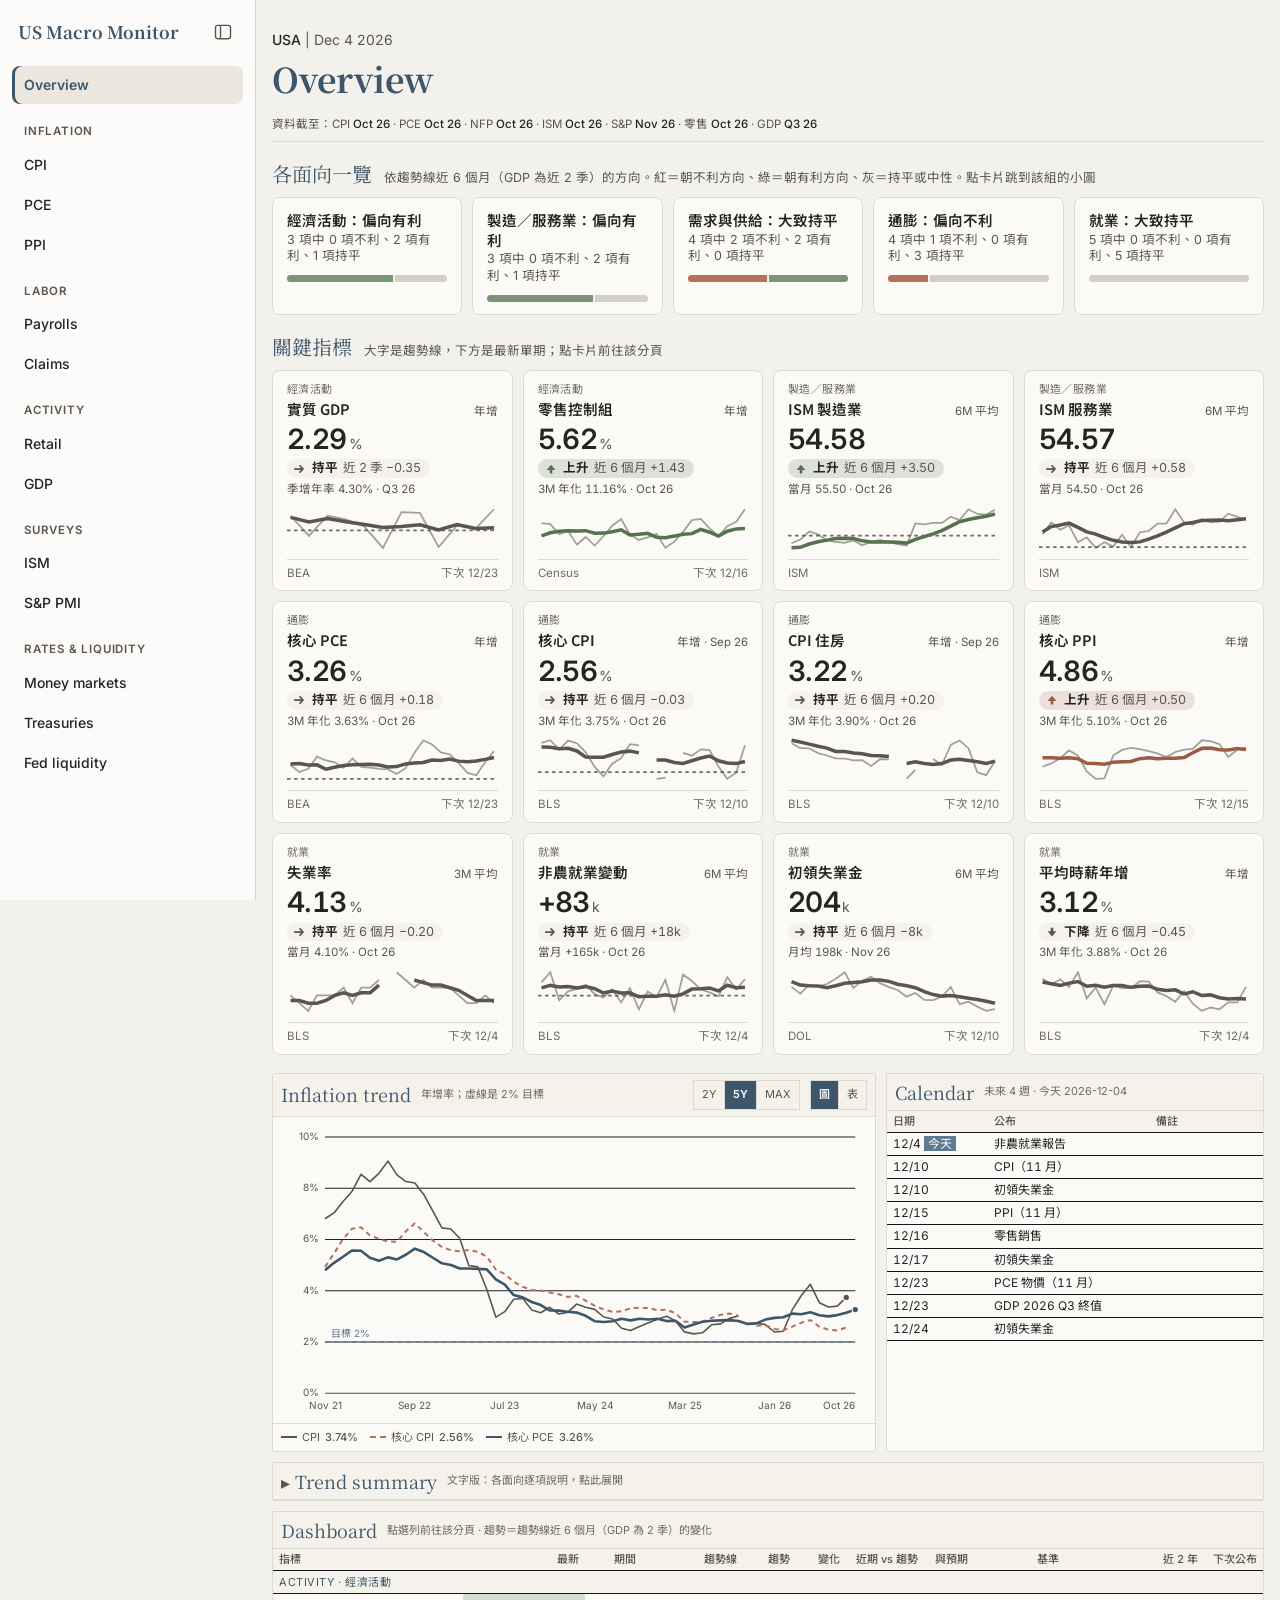
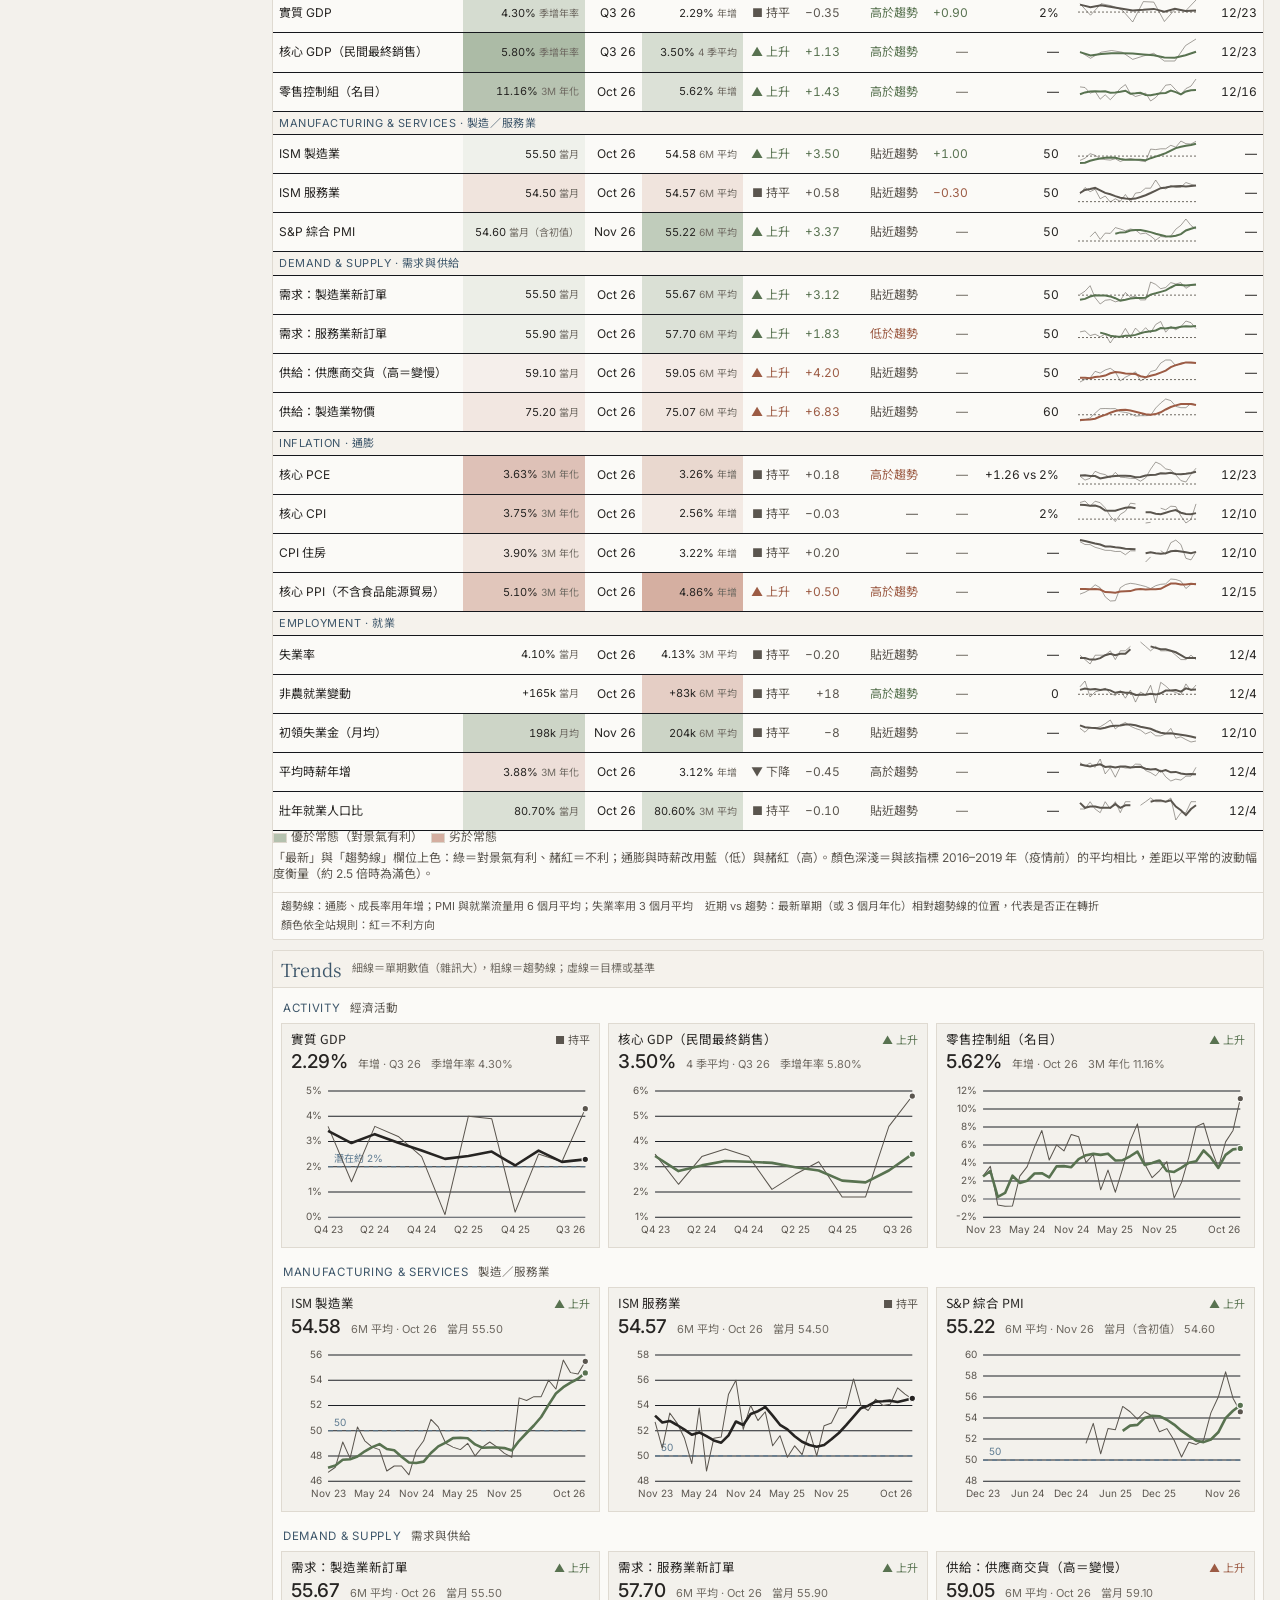
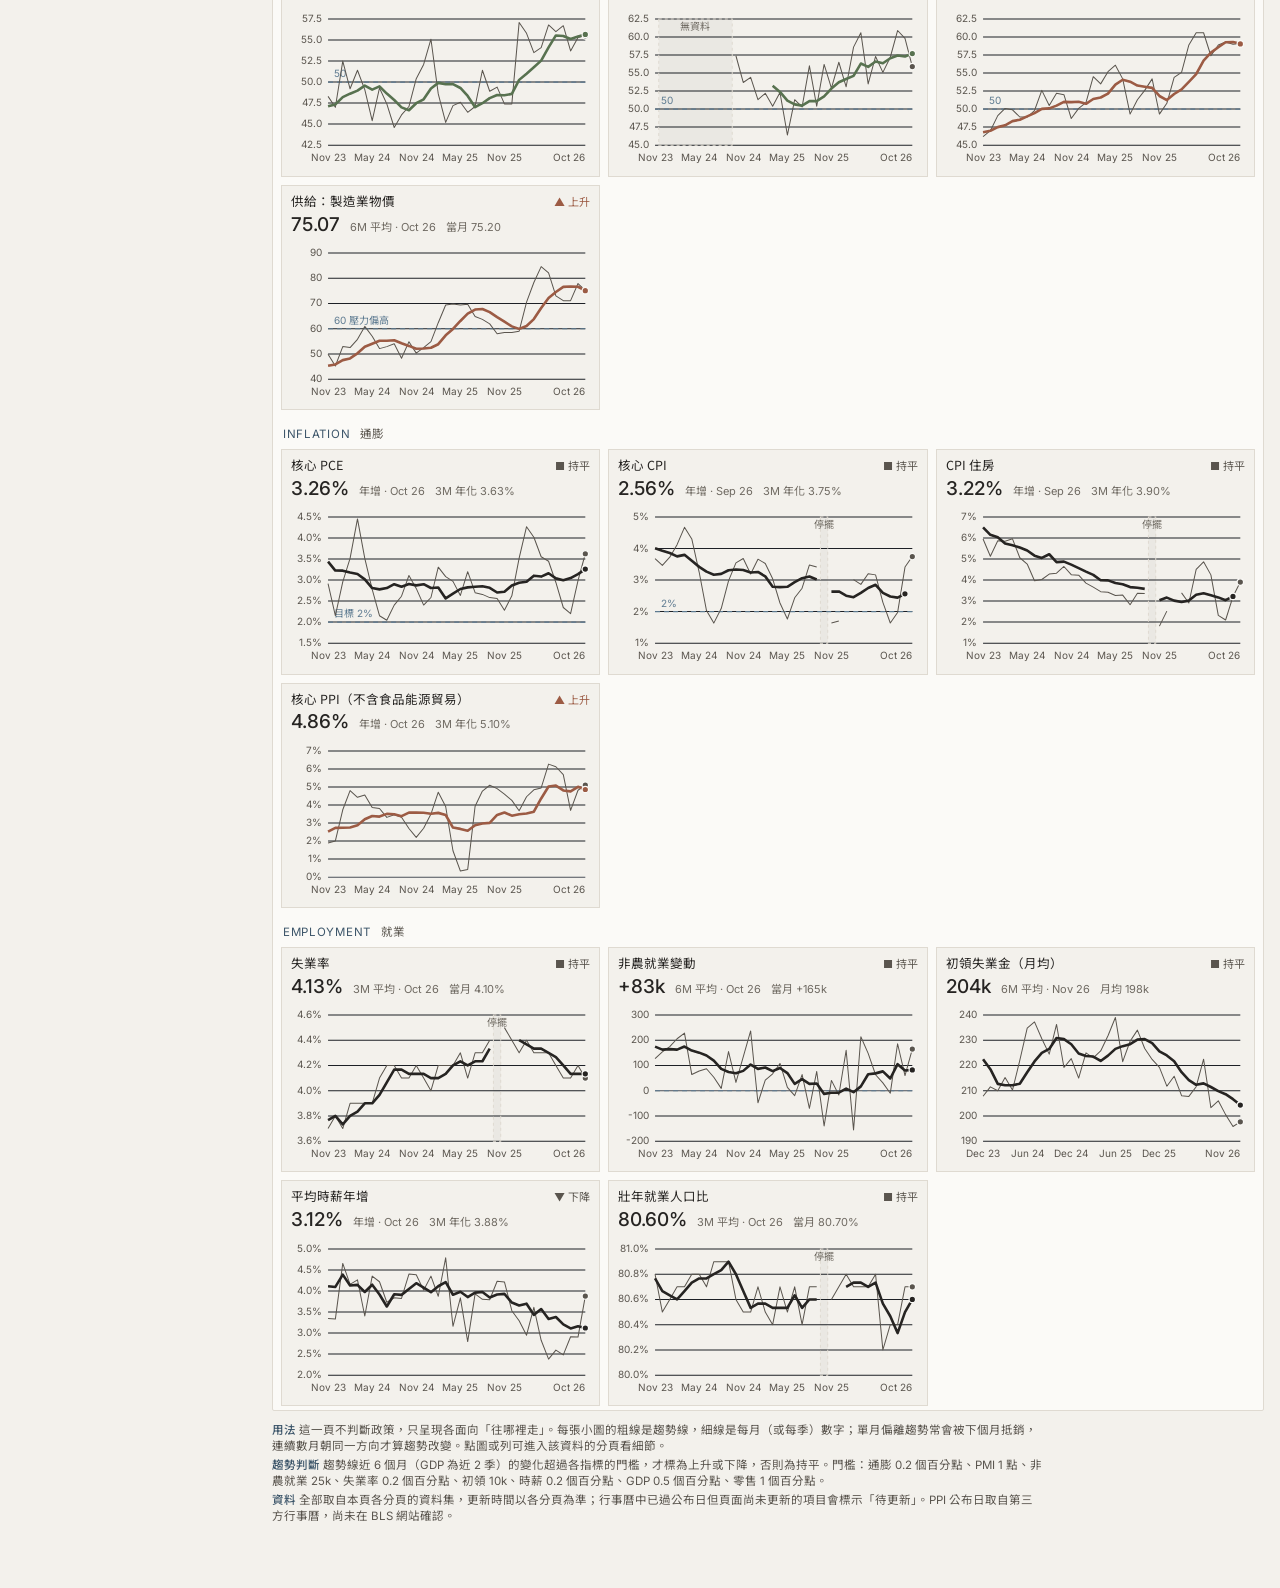
<file: index.html>
<!doctype html>
<html lang="zh-Hant">
<head>
<meta charset="utf-8">
<meta name="viewport" content="width=device-width,initial-scale=1">
<title>US Macro Monitor</title>
<link rel="preconnect" href="https://fonts.googleapis.com">
<link href="https://fonts.googleapis.com/css2?family=Inter:wght@400;500;600&family=Noto+Sans+TC:wght@400;500;700&family=Noto+Serif+TC:wght@500;700&display=swap" rel="stylesheet">
<link rel="stylesheet" href="core.css">
<link rel="stylesheet" href="ov.css">
</head>
<body>
<aside class="side" id="side" aria-label="選單">
  <div class="sideh"><span class="sbrand" id="sbrand"></span><button type="button" class="sidebtn" id="sideClose" aria-label="收起側欄" title="收起側欄"><svg viewBox="0 0 24 24" fill="none" stroke="currentColor" stroke-width="1.7" aria-hidden="true"><rect x="3" y="4" width="18" height="16" rx="2.5"/><path d="M9 4v16"/></svg></button></div>
  <nav class="dsnav" id="nav" aria-label="Dataset"></nav>
</aside>
<button type="button" class="sidebtn sideopen" id="sideOpen" aria-label="展開側欄" title="展開側欄" aria-controls="side"><svg viewBox="0 0 24 24" fill="none" stroke="currentColor" stroke-width="1.7" aria-hidden="true"><rect x="3" y="4" width="18" height="16" rx="2.5"/><path d="M9 4v16"/></svg></button>
<div class="scrim" id="scrim" hidden></div>
<div class="wrap">
  <main id="app"></main>
</div>
<template id="tpl-tree">
  <div class="meta"><b>USA</b> | <span id="dt"></span></div>
  <h1 id="hd"></h1>
  <div class="k3" id="k3"></div>

  <h2 class="sec">Snapshot</h2>
  <p class="how" id="ovHow">動能＝3 個月年化相對年增：高出 0.3 個百分點以上為加速（紅），低 0.3 以上為降溫（藍）。點列可在 Components 拆開該項目。</p>
  <div class="tblw"><table id="ovt"></table></div>
  <div class="tblw" id="ovt2w" hidden><table id="ovt2"></table></div>
  <p class="hlg" id="ovLg"></p>

  <section id="brd" hidden>
    <h2 class="sec">Breadth</h2>
    <p class="how">把 PCE 拆成約 220 個細項，看有多少比例的漲幅超過 3%：比例越高，代表通膨越廣泛、越不是少數項目造成。這是聯準會官員判斷「底層通膨」的方法之一。</p>
    <p class="lede" id="brdTxt"></p>
    <div class="charts">
      <div class="hv" id="brdTs"></div>
      <div class="hv" id="brdHist"></div>
    </div>
    <div class="blist" id="brdList" hidden></div>
  </section>

  <h2 class="sec" id="compo">Components</h2>
  <p class="how">點表格裡的項目名稱，上方的堆疊圖會拆開它的下一層，下方的線圖畫出它與上一層；點堆疊圖的色塊或圖例可再往下拆。表格的欄位跟著堆疊圖的期間與衡量方式：3M、6M、YTD 顯示每月數字，2Y 以上顯示年度平均。共 <span id="nItems"></span> 個項目。</p>
  <div class="hv" id="stk" style="margin:12px 0 12px"></div>
  <div class="tblw"><table id="tbl"></table></div>
  <p class="hlg" id="heatLg"></p>
  <div class="hv" id="ch5" style="margin:12px 0 10px"></div>

  <h2 class="sec">Analysis</h2>
  <div class="charts">
    <div class="hv" id="ch1"></div>
    <div class="hv" id="ch2"></div>
  </div>

  <div id="p1"></div>

  <div class="charts">
    <div class="hv" id="ch3"></div>
    <div class="hv" id="ch4"></div>
  </div>

  <div id="p2"></div>
  <div id="lead"></div>
  <p class="note" id="note"></p>


</template>
<template id="tpl-gdp">
  <div class="meta"><b>USA</b> | <span id="dt"></span></div>
  <h1 id="hd"></h1>

  <h2 class="sec">Snapshot</h2>
  <p class="how">季增年率（SAAR）：季增率連乘四季。核心 GDP＝對國內民間買家的最終銷售（消費＋民間固定投資），排除波動大的存貨、淨出口與政府支出。</p>
  <div class="tblw"><table id="govt"></table></div>
  <p class="hlg" id="gLg"></p>

  <h2 class="sec" id="gcompo">Contributions</h2>
  <p class="how">各項對實質 GDP 成長的貢獻（百分點，BEA 官方數字），加總等於 GDP 成長。點色塊、圖例或表格的項目名稱往下拆；虛線框是本季的 GDPNow 即時預測。表格欄位跟著圖的期間：4Q、8Q 顯示每季，3Y 以上顯示每年各季的平均。</p>
  <div class="hv" id="gstk" style="margin:12px 0 12px"></div>
  <div class="tblw"><table id="gtbl"></table></div>
  <p class="hlg" id="gLg2"></p>

  <h2 class="sec">Analysis</h2>
  <div id="gp1"></div>
  <div class="charts">
    <div class="hv" id="gch1"></div>
    <div class="hv" id="gch2"></div>
  </div>
  <div class="charts">
    <div class="hv" id="gch3"></div>
    <div class="hv" id="gch4"></div>
  </div>

  <div id="lead"></div>

  <h2 class="sec">Revisions</h2>
  <p class="how">BEA 每季發布三次估計（初估、二估、三估），之後年度修正仍會改動；市場預期取自 investing.com 經濟日曆。</p>
  <div class="tblw"><table id="grev"></table></div>
  <p class="note">資料來源：美國經濟分析局（BEA）國民所得帳；即時預測為亞特蘭大聯準銀行 GDPNow。2025 年第 3 季因政府停擺延後，只發布兩次估計。</p>
</template>
<template id="tpl-survey">
 <div id="survey">
  <div class="meta"><b>USA</b> | <span id="dt"></span></div>
  <h1 id="hd"></h1>

  <h2 class="sec">Snapshot</h2>
  <p class="how">擴散指數以 50 為分界：高於 50 代表回覆「增加」的企業多於「減少」。點分項名稱可在下方大圖畫出。</p>
  <div class="tblw"><table id="sov"></table></div>
  <div class="tblw" id="sov2w" hidden><table id="sov2"></table></div>
  <p class="hlg" id="sLg"></p>

  <section id="sheatSec">
    <h2 class="sec">Components heatmap</h2>
    <p class="how">各分項不能相加，所以用熱度圖看「哪些分項、從什麼時候開始」轉強或轉弱，取代堆疊圖。</p>
    <div class="tb heattb" id="shtb"></div>
    <div class="tblw"><table id="sheat" class="heat"></table></div>
  </section>
  <div class="hv" id="sch5" style="margin:12px 0 10px"></div>

  <h2 class="sec">Analysis</h2>
  <div id="sp1"></div>
  <div class="charts">
    <div class="hv" id="sch1"></div>
    <div class="hv" id="sch2"></div>
  </div>
  <div class="charts">
    <div class="hv" id="sch3"></div>
    <div class="hv" id="sch4"></div>
  </div>
  <div id="lead"></div>
  <p class="note" id="snote"></p>
 </div>
</template>
<template id="tpl-claims">
  <div class="meta"><b>USA</b> | <span id="dt"></span></div>
  <h1 id="hd"></h1>

  <h2 class="sec">Snapshot</h2>
  <div class="tblw"><table id="cov"></table></div>
  <p class="hlg" id="cLg"></p>
  <div id="cp1"></div>
  <div class="charts">
    <div class="hv" id="cch1"></div>
    <div class="hv" id="cch2"></div>
  </div>
  <div class="charts">
    <div class="hv" id="cch3"></div>
    <div class="hv" id="cch4"></div>
  </div>

  <h2 class="sec">Monthly companions</h2>
  <p class="how">每月的失業原因（家計調查）與 ADP 民間就業、薪資，補充週資料看不到的面向。</p>
  <div class="tblw"><table id="cov2"></table></div>
  <p class="hlg" id="cLg2"></p>
  <div class="charts">
    <div class="hv" id="cch5"></div>
    <div class="hv" id="cch6"></div>
  </div>
  <p class="note">初領與續領失業金來自勞動部每週四發布的報告（續領晚一週）；失業原因來自 BLS 家計調查；ADP 週資料與薪資來自 ADP Research。</p>
</template>
<template id="tpl-mm">
  <div class="meta"><b>USA</b> | <span id="dt"></span></div>
  <h1 id="hd"></h1>
  <div id="mp1"></div>

  <h2 class="sec">Snapshot</h2>
  <div class="tblw"><table id="mt"></table></div>

  <h2 class="sec">Rate corridor</h2>
  <p class="how">隔夜利率在聯準會的管理利率之間：上限是常備附買回操作（SRP）利率，下限是 ON RRP 利率，中間是準備金利率 IORB。SOFR、TGCR、BGCR 是擔保（附買回）利率，EFFR 是無擔保的聯邦資金利率。擔保利率高於 EFFR，代表附買回市場比銀行間市場緊。</p>
  <div class="charts" style="grid-template-columns:1fr"><div class="hv" id="mc1"></div></div>
  <div class="charts">
    <div class="hv" id="mc2"></div>
    <div class="hv" id="mc3"></div>
  </div>

  <h2 class="sec">Term funding</h2>
  <p class="how">期限資金成本以官方資料呈現：紐約聯準銀行的 SOFR Averages 是過去 30、90、180 天 SOFR 的複利平均（回顧型，不是 Term SOFR 那種前瞻利率）；國庫券殖利率是無風險的前瞻期限利率；商業本票利率是企業與金融機構的無擔保短期借款成本。商業本票減國庫券的利差反映信用與資金溢價。CME Term SOFR 與 OIS 屬授權資料，不在本頁範圍。</p>
  <div class="charts">
    <div class="hv" id="mc4"></div>
    <div class="hv" id="mc5"></div>
  </div>
  <div class="charts">
    <div class="hv" id="mc6"></div>
    <div class="hv" id="mc7"></div>
  </div>
  <p class="note">資料來源：紐約聯準銀行 SOFR、TGCR、BGCR、EFFR（含百分位與交易量）、SOFR Averages、ON RRP 與常備附買回操作；聯準會理事會 IORB 與商業本票利率（經聖路易聯準銀行 FRED 提供）；美國財政部每日公債殖利率曲線（國庫券）。</p>
</template>
<template id="tpl-ust">
  <div class="meta"><b>USA</b> | <span id="dt"></span></div>
  <h1 id="hd"></h1>
  <div id="up1"></div>

  <h2 class="sec">Snapshot</h2>
  <div class="tblw"><table id="ut"></table></div>

  <h2 class="sec">Yield curve</h2>
  <p class="how">每日收盤的公債面值殖利率。10 年減 2 年與 10 年減 3 個月是最常用的衰退訊號：倒掛（低於 0）在過去幾次衰退前都出現過，但 2022–2024 年的長時間倒掛並未伴隨衰退，所以只當成風險訊號。蝶式價差＝2×10 年 − 2 年 − 30 年（基點）：數值變大代表中段（10 年）相對兩端變便宜。2 年期減 EFFR 大於 0，表示市場預期未來兩年政策利率偏升，小於 0 表示預期降息。</p>
  <div class="charts">
    <div class="hv" id="uc0"></div>
    <div class="tblw curvet" id="uct"></div>
  </div>
  <div class="charts">
    <div class="hv" id="uc1"></div>
    <div class="hv" id="uc2"></div>
  </div>
  <div class="charts">
    <div class="hv" id="uc3"></div>
    <div class="hv" id="uc4"></div>
  </div>

  <h2 class="sec">Inflation compensation and term premium</h2>
  <p class="how">實質殖利率來自抗通膨公債（TIPS），名目減實質是損益兩平通膨率（市場隱含的平均通膨，含通膨風險溢酬）。5 年後 5 年遠期損益兩平由 5 年與 10 年損益兩平推算。期限溢酬取自紐約聯準銀行 ACM 模型：10 年期殖利率拆成「預期短率的平均」（風險中立殖利率）與「持有長債要求的額外報酬」（期限溢酬）。模型用的是零息殖利率，與面值殖利率略有差異。</p>
  <div class="charts">
    <div class="hv" id="uc5"></div>
    <div class="hv" id="uc6"></div>
  </div>
  <div class="charts">
    <div class="hv" id="uc7"></div>
    <div class="hv" id="uc8"></div>
  </div>

  <h2 class="sec">Auctions</h2>
  <p class="how">附息公債標售結果。投標倍數（bid-to-cover）越高、初級交易商得標比重越低，代表需求越好；交易商得標比重高，表示終端投資人需求不足、由交易商承接。「與近 6 次比」是同期限前 6 次標售的平均。財政部只公布得標利率，沒有公布發行前（when-issued）殖利率，所以本頁不計算尾差（tail）。</p>
  <div class="tblw"><table id="ua"></table></div>
  <div class="charts">
    <div class="hv" id="ua1"></div>
    <div class="tblw" id="us"></div>
  </div>

  <h2 class="sec">Quarterly refunding (QRA)</h2>
  <p class="how">財政部每季公布兩份文件：週一下午的「可交易債務借款估計」（本季與下季預計向民間淨借多少，以及假設的季末 TGA 現金餘額），以及週三上午的再融資政策聲明（標售規模與發行指引）。淨借款越多，國庫券與附息債供給越多；季末現金餘額假設越高，TGA 會抽走越多準備金。</p>
  <div id="uq"></div>
  <div class="charts">
    <div class="hv" id="uq1"></div>
    <div class="tblw" id="uqt"></div>
  </div>
  <p class="note">資料來源：美國財政部每日公債與實質殖利率曲線、Fiscal Data 標售結果、季度再融資文件（借款估計新聞稿、暫定標售時程）；紐約聯準銀行 ACM 期限溢酬與 EFFR。互換利差（swap spread）需要 SOFR 互換利率，屬授權資料，不在本頁範圍。</p>
</template>
<template id="tpl-liq">
  <div class="meta"><b>USA</b> | <span id="dt"></span></div>
  <h1 id="hd"></h1>
  <div id="lp1"></div>

  <h2 class="sec">Snapshot</h2>
  <div class="tblw"><table id="lw"></table></div>
  <div class="tblw"><table id="ld"></table></div>
  <p class="hlg">淨流動性＝聯準會總資產 − TGA − ON RRP（不含外國官方逆回購），衡量留在民間金融體系的央行資金。bp＝基點（0.01 個百分點）。</p>

  <h2 class="sec">Reserve ampleness</h2>
  <p class="how">準備金是否「充足」（ample）看兩件事：準備金占銀行總資產的比率，以及 EFFR 對準備金變動的敏感度。紐約聯準銀行的準備金需求彈性（RDE）衡量準備金增加相當於銀行資產 1% 時，EFFR 減 IORB 會變動幾個 bp：接近 0 是「過剩」（abundant），小幅為負是「充足」，明顯為負代表準備金開始「稀缺」（scarce），利率對準備金變動變得敏感。散布圖中的水平分層，部分來自聯準會對 IORB 在目標區間內位置的技術性調整，並非準備金需求本身的變化。</p>
  <p class="how">檢核表比照紐約聯準銀行 Perli 2026 年 3 月演講的做法，把各指標與 2019 年第一季（2019 年 9 月附買回利率飆升前、準備金偏緊的時期）相比。「tighter」表示比一年前更接近稀缺；SRP 自 2021 年才設立，故無 2019 年數值。</p>
  <div class="tblw"><table id="lk"></table></div>
  <div class="charts">
    <div class="hv" id="la1"></div>
    <div class="hv" id="la2"></div>
  </div>
  <p class="how">聯準會理事會研究（Anderson 等，2026）與紐約聯準銀行 Perli 的演講都指出，2025 年底準備金轉緊的訊號最先出現在附買回市場：利率在 IORB 以上的附買回交易比例升高、SOFR 高百分位突破 SRP 上限，而 EFFR 變化不大。以下三張圖追蹤這些訊號。紐約聯準銀行的「IORB 以上附買回比例」並未公開成序列，此處改用 SOFR 公布的第 1、25、50、75、99 百分位推出上下界。</p>
  <div class="charts">
    <div class="hv" id="la4"></div>
    <div class="hv" id="la6"></div>
  </div>
  <div class="charts">
    <div class="hv" id="la5"></div>
    <div class="hv" id="la3"></div>
  </div>

  <h2 class="sec">Fed balance sheet</h2>
  <p class="how">H.4.1 每週四公布週三的資產負債表。資產端看縮表（QT）速度；負債端的準備金、TGA 與 ON RRP 三者互相消長：總資產不變時，TGA 或 ON RRP 增加，準備金就減少。</p>
  <div class="charts">
    <div class="hv" id="lb1"></div>
    <div class="hv" id="lb2"></div>
  </div>
  <div class="charts">
    <div class="hv" id="lb3"></div>
    <div class="hv" id="lb4"></div>
  </div>
  <p class="how">負債端拆成準備金與「非準備金負債」：流通貨幣、TGA、外國官方逆回購、ON RRP。聯準會理事會研究（Anderson 等，2026）指出非準備金負債的規模與準備金相當，資產負債表能縮多少，取決於這兩塊各自的需求。可切換金額或占名目 GDP 比重。</p>
  <div class="charts" style="grid-template-columns:1fr"><div class="hv" id="lb5"></div></div>

  <h2 class="sec">Treasury cash and backstops</h2>
  <p class="how">TGA 取自財政部每日國庫報表，比 H.4.1 早一週看到變化；繳稅日與發債結算日 TGA 會跳升、準備金下降。ON RRP 餘額代表貨幣市場基金停在聯準會的閒置資金；常備附買回（SRP）、貼現窗口與附買回的使用量平時很小，突然放大代表有機構需要緊急資金。隔夜利率走廊見 Money markets 頁。</p>
  <div class="charts">
    <div class="hv" id="lt1"></div>
    <div class="hv" id="lc3"></div>
  </div>
  <div class="charts">
    <div class="hv" id="lt2"></div>
  </div>
  <p class="note">資料來源：聯準會理事會 H.4.1 與 IORB（經聖路易聯準銀行 FRED 提供；理事會的資料下載服務即將停用並指向 FRED）；紐約聯準銀行 SOFR（含百分位）、EFFR、TGCR、ON RRP 與常備附買回操作（SRP）；美國財政部 Daily Treasury Statement；銀行總資產取自聯準會理事會 H.8（所有商業銀行，季調）；準備金需求彈性取自紐約聯準銀行 Reserve Demand Elasticity；名目 GDP 取自 BEA（最新一季之後沿用最新值）；附息公債交割日取自財政部 Fiscal Data 標售資料。利率互換（IRS）屬授權商業資料，不在本頁範圍。</p>
</template>
<template id="tpl-ov">
  <div class="meta"><b>USA</b> | <span id="ovdt"></span></div>
  <h1>Overview</h1>
  <div id="ovapp">
  <div class="toolbar"><span class="status" id="status"></span></div><div class="tip" id="tip" hidden></div>
<div id="appOv">
<section class="ovsec" aria-labelledby="oVerT">
  <div class="ovsh"><h2 id="oVerT">各面向一覽</h2><span class="hint">依趨勢線近 6 個月（GDP 為近 2 季）的方向。紅＝朝不利方向、綠＝朝有利方向、灰＝持平或中性。點卡片跳到該組的小圖</span></div>
  <div class="verd" id="oVerd"></div>
</section>
<section class="ovsec" aria-labelledby="oKpiT">
  <div class="ovsh"><h2 id="oKpiT">關鍵指標</h2><span class="hint">大字是趨勢線，下方是最新單期；點卡片前往該分頁</span></div>
  <div class="kgrid" id="oKpi"></div>
</section>
<div class="ovtop">
  <section class="panel" aria-labelledby="oInT">
    <div class="ph"><h2 id="oInT">Inflation trend</h2><span class="hint">年增率；虛線是 2% 目標</span>
      <div class="seg" id="oInR" role="group" aria-label="期間"></div><div class="seg" id="oInV" role="group" aria-label="檢視"><button type="button" data-v="c">圖</button><button type="button" data-v="t">表</button></div></div>
    <div class="chartbox" id="oInC"></div>
    <div class="tblw" id="oInTb" hidden></div>
    <div class="legend" id="oInL"></div>
  </section>
  <section class="panel">
    <div class="ph"><h2>Calendar</h2><span class="hint" id="ocHint"></span></div>
    <div class="tw" id="ocTbl"></div>
  </section>
</div>
<details class="summary" id="oSum">
  <summary class="ph"><h2 id="oSumT">Trend summary</h2><span class="hint">文字版：各面向逐項說明，點此展開</span></summary>
  <ul id="oSumList"></ul>
</details>

<section class="panel wide">
  <div class="ph">
    <h2>Dashboard</h2>
    <span class="hint">點選列前往該分頁 · 趨勢＝趨勢線近 6 個月（GDP 為 2 季）的變化</span>
  </div>
  <div class="tw" style="max-height:none"><table id="oTbl"></table></div>
  <p class="hlg" id="oLg"></p>
  <div class="legend"><span>趨勢線：通膨、成長率用年增；PMI 與就業流量用 6 個月平均；失業率用 3 個月平均</span><span>近期 vs 趨勢：最新單期（或 3 個月年化）相對趨勢線的位置，代表是否正在轉折</span><span>顏色依全站規則：紅＝不利方向</span></div>
</section>

<section class="panel wide">
  <div class="ph">
    <h2>Trends</h2>
    <span class="hint">細線＝單期數值（雜訊大），粗線＝趨勢線；虛線＝目標或基準</span>
  </div>
  <div id="oGrid"></div>
</section>

<div id="lead"></div>

<footer class="notes">
  <div><b>用法</b> 這一頁不判斷政策，只呈現各面向「往哪裡走」。每張小圖的粗線是趨勢線，細線是每月（或每季）數字；單月偏離趨勢常會被下個月抵銷，連續數月朝同一方向才算趨勢改變。點圖或列可進入該資料的分頁看細節。</div>
  <div><b>趨勢判斷</b> 趨勢線近 6 個月（GDP 為近 2 季）的變化超過各指標的門檻，才標為上升或下降，否則為持平。門檻：通膨 0.2 個百分點、PMI 1 點、非農就業 25k、失業率 0.2 個百分點、初領 10k、時薪 0.2 個百分點、GDP 0.5 個百分點、零售 1 個百分點。</div>
  <div><b>資料</b> 全部取自本頁各分頁的資料集，更新時間以各分頁為準；行事曆中已過公布日但頁面尚未更新的項目會標示「待更新」。PPI 公布日取自第三方行事曆，尚未在 BLS 網站確認。</div>
</footer>
</div>

  </div>
</template>
<!--MORE-TEMPLATES-->
<script src="core.js"></script>
</body>
</html>
</file>
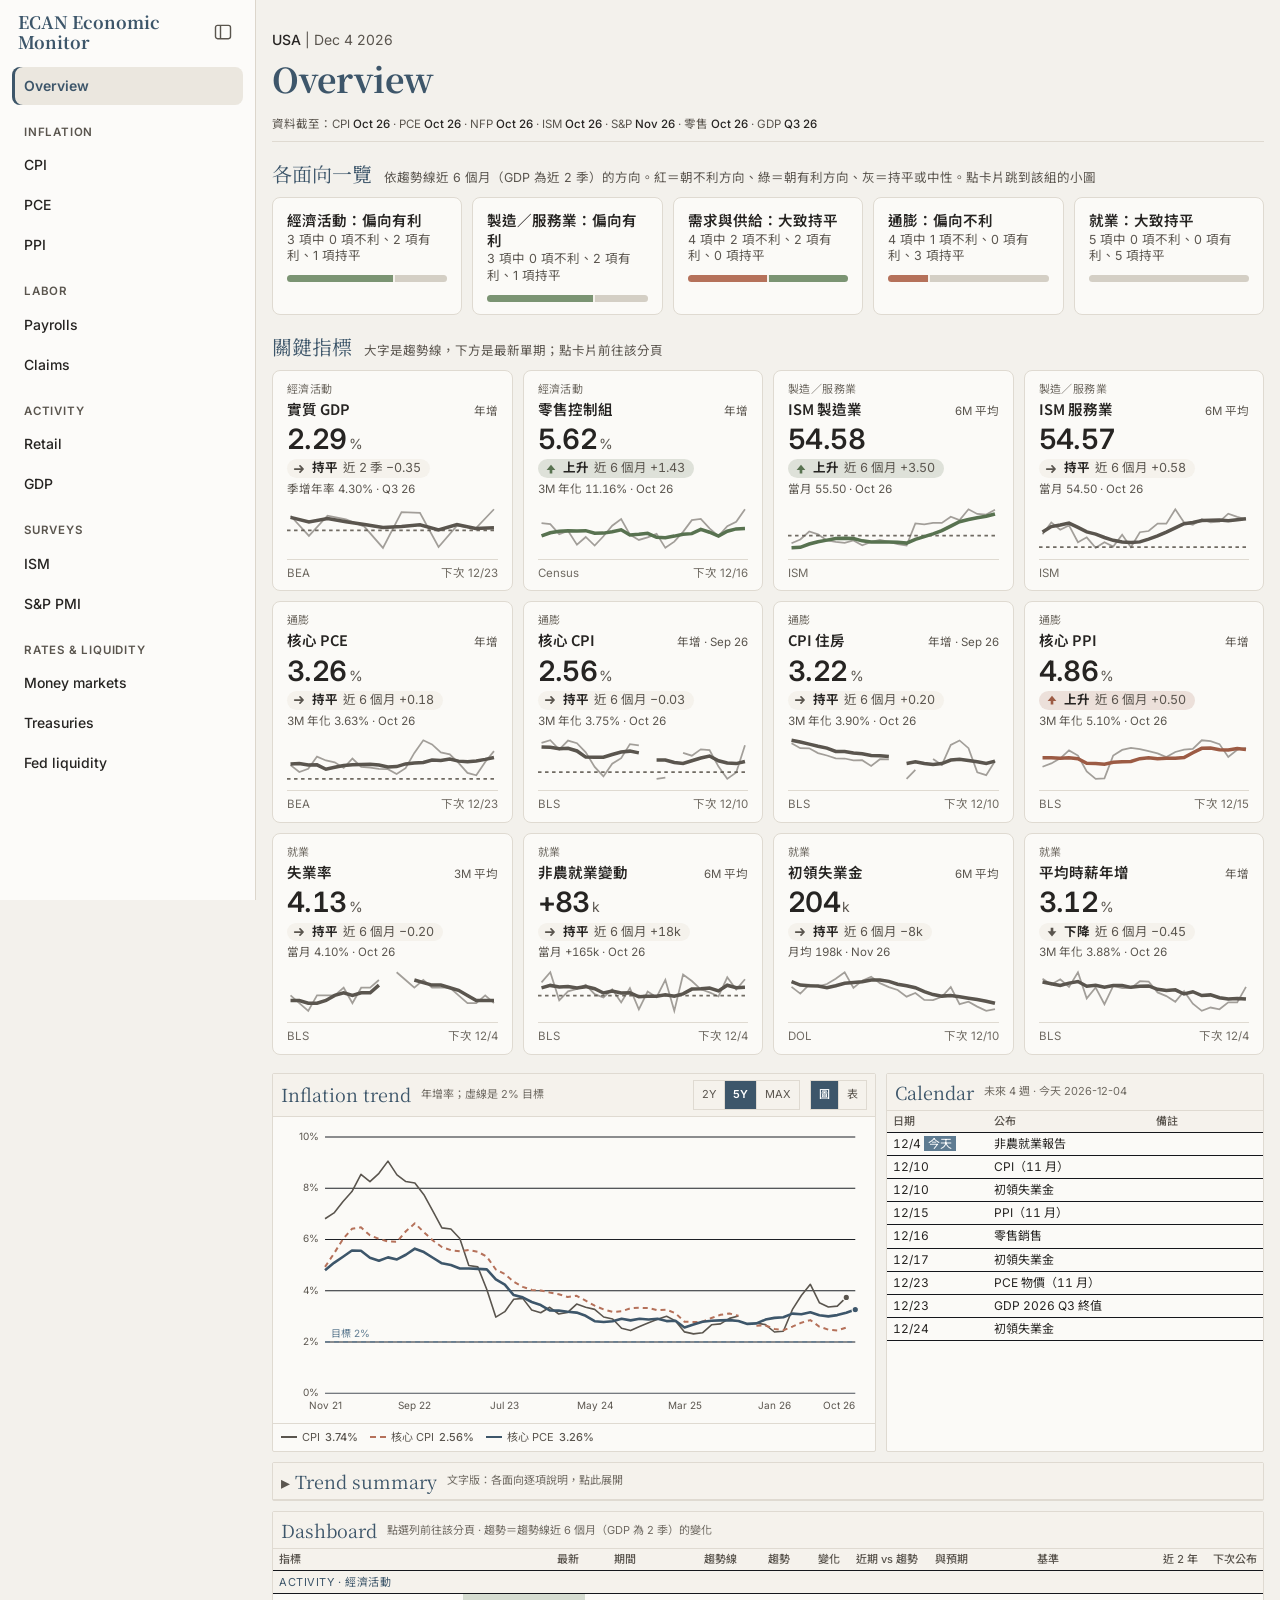
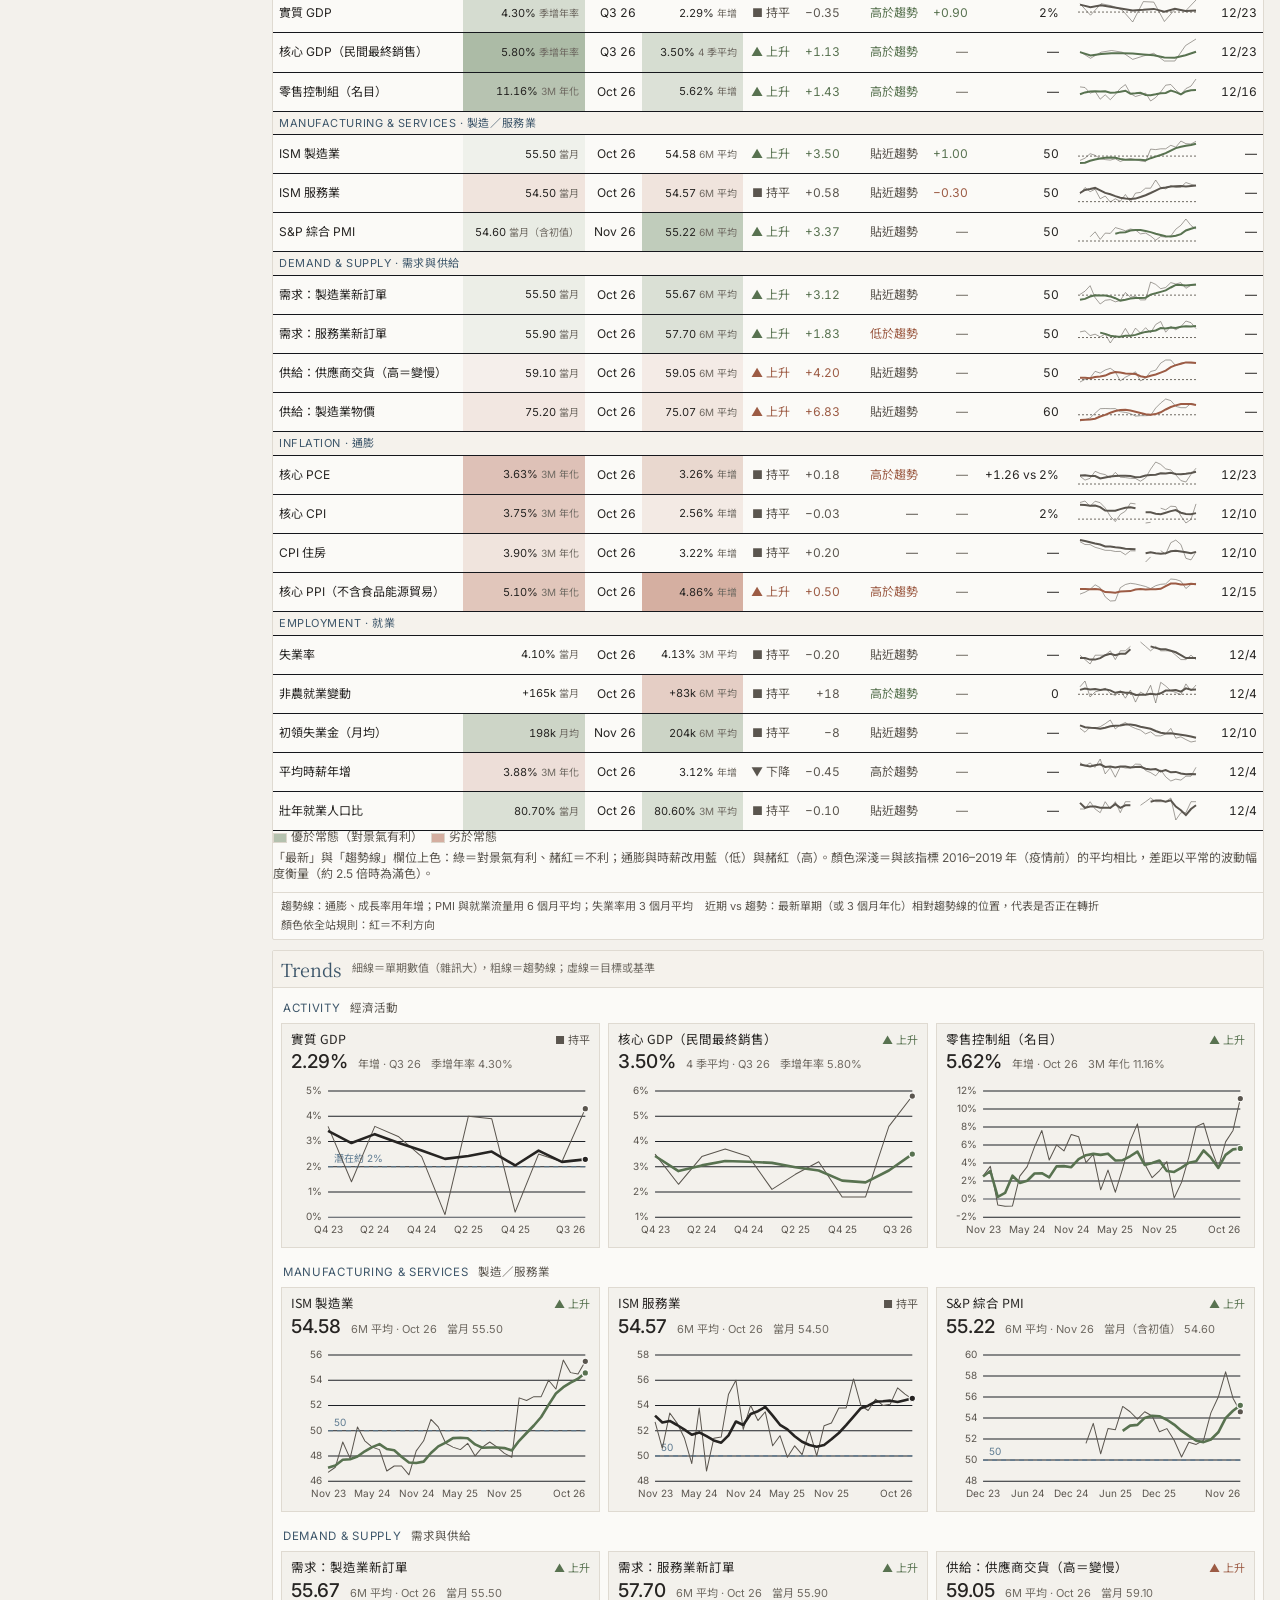
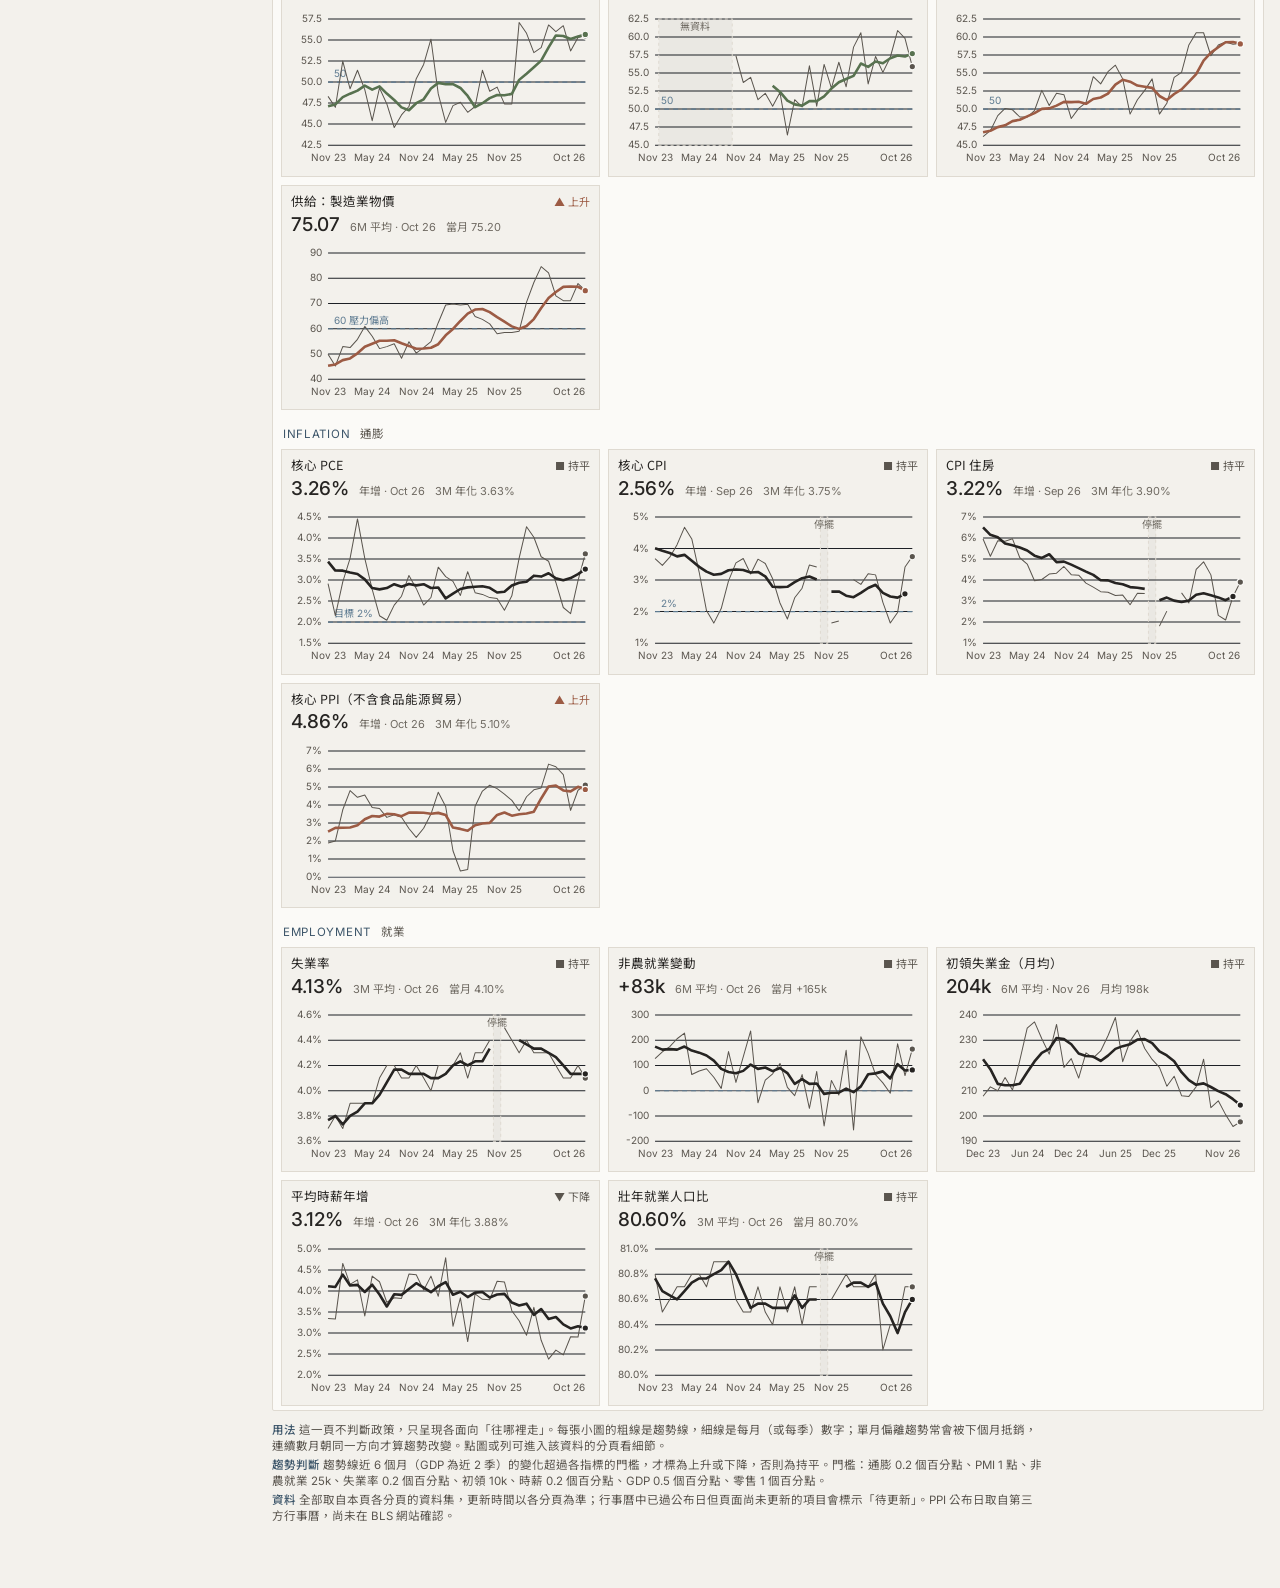
<file: ecan-monitor.html>
<!doctype html>
<html lang="zh-Hant">
<head>
<meta charset="utf-8">
<meta name="viewport" content="width=device-width,initial-scale=1">
<title>ECAN Economic Monitor</title>
<link rel="preconnect" href="https://fonts.googleapis.com">
<link href="https://fonts.googleapis.com/css2?family=Inter:wght@400;500;600&family=Noto+Sans+TC:wght@400;500;700&family=Noto+Serif+TC:wght@500;700&display=swap" rel="stylesheet">
<link rel="stylesheet" href="core.css">
<link rel="stylesheet" href="ov.css">
</head>
<body>
<aside class="side" id="side" aria-label="選單">
  <div class="sideh"><span class="sbrand" id="sbrand"></span><button type="button" class="sidebtn" id="sideClose" aria-label="收起側欄" title="收起側欄"><svg viewBox="0 0 24 24" fill="none" stroke="currentColor" stroke-width="1.7" aria-hidden="true"><rect x="3" y="4" width="18" height="16" rx="2.5"/><path d="M9 4v16"/></svg></button></div>
  <nav class="dsnav" id="nav" aria-label="Dataset"></nav>
</aside>
<button type="button" class="sidebtn sideopen" id="sideOpen" aria-label="展開側欄" title="展開側欄" aria-controls="side"><svg viewBox="0 0 24 24" fill="none" stroke="currentColor" stroke-width="1.7" aria-hidden="true"><rect x="3" y="4" width="18" height="16" rx="2.5"/><path d="M9 4v16"/></svg></button>
<div class="scrim" id="scrim" hidden></div>
<div class="wrap">
  <main id="app"></main>
</div>
<template id="tpl-tree">
  <div class="meta"><b>USA</b> | <span id="dt"></span></div>
  <h1 id="hd"></h1>
  <div class="k3" id="k3"></div>

  <h2 class="sec">Snapshot</h2>
  <p class="how" id="ovHow">動能＝3 個月年化相對年增：高出 0.3 個百分點以上為加速（紅），低 0.3 以上為降溫（藍）。點列可在 Components 拆開該項目。</p>
  <div class="tblw"><table id="ovt"></table></div>
  <div class="tblw" id="ovt2w" hidden><table id="ovt2"></table></div>
  <p class="hlg" id="ovLg"></p>

  <section id="brd" hidden>
    <h2 class="sec">Breadth</h2>
    <p class="how">把 PCE 拆成約 220 個細項，看有多少比例的漲幅超過 3%：比例越高，代表通膨越廣泛、越不是少數項目造成。這是聯準會官員判斷「底層通膨」的方法之一。</p>
    <p class="lede" id="brdTxt"></p>
    <div class="charts">
      <div class="hv" id="brdTs"></div>
      <div class="hv" id="brdHist"></div>
    </div>
    <div class="blist" id="brdList" hidden></div>
  </section>

  <h2 class="sec" id="compo">Components</h2>
  <p class="how">點表格裡的項目名稱，上方的堆疊圖會拆開它的下一層，下方的線圖畫出它與上一層；點堆疊圖的色塊或圖例可再往下拆。表格的欄位跟著堆疊圖的期間與衡量方式：3M、6M、YTD 顯示每月數字，2Y 以上顯示年度平均。共 <span id="nItems"></span> 個項目。</p>
  <div class="hv" id="stk" style="margin:12px 0 12px"></div>
  <div class="tblw"><table id="tbl"></table></div>
  <p class="hlg" id="heatLg"></p>
  <div class="hv" id="ch5" style="margin:12px 0 10px"></div>

  <h2 class="sec">Analysis</h2>
  <div class="charts">
    <div class="hv" id="ch1"></div>
    <div class="hv" id="ch2"></div>
  </div>

  <div id="p1"></div>

  <div class="charts">
    <div class="hv" id="ch3"></div>
    <div class="hv" id="ch4"></div>
  </div>

  <div id="p2"></div>
  <div id="lead"></div>
  <p class="note" id="note"></p>


</template>
<template id="tpl-gdp">
  <div class="meta"><b>USA</b> | <span id="dt"></span></div>
  <h1 id="hd"></h1>

  <h2 class="sec">Snapshot</h2>
  <p class="how">季增年率（SAAR）：季增率連乘四季。核心 GDP＝對國內民間買家的最終銷售（消費＋民間固定投資），排除波動大的存貨、淨出口與政府支出。</p>
  <div class="tblw"><table id="govt"></table></div>
  <p class="hlg" id="gLg"></p>

  <h2 class="sec" id="gcompo">Contributions</h2>
  <p class="how">各項對實質 GDP 成長的貢獻（百分點，BEA 官方數字），加總等於 GDP 成長。點色塊、圖例或表格的項目名稱往下拆；虛線框是本季的 GDPNow 即時預測。表格欄位跟著圖的期間：4Q、8Q 顯示每季，3Y 以上顯示每年各季的平均。</p>
  <div class="hv" id="gstk" style="margin:12px 0 12px"></div>
  <div class="tblw"><table id="gtbl"></table></div>
  <p class="hlg" id="gLg2"></p>

  <h2 class="sec">Analysis</h2>
  <div id="gp1"></div>
  <div class="charts">
    <div class="hv" id="gch1"></div>
    <div class="hv" id="gch2"></div>
  </div>
  <div class="charts">
    <div class="hv" id="gch3"></div>
    <div class="hv" id="gch4"></div>
  </div>

  <div id="lead"></div>

  <h2 class="sec">Revisions</h2>
  <p class="how">BEA 每季發布三次估計（初估、二估、三估），之後年度修正仍會改動；市場預期取自 investing.com 經濟日曆。</p>
  <div class="tblw"><table id="grev"></table></div>
  <p class="note">資料來源：美國經濟分析局（BEA）國民所得帳；即時預測為亞特蘭大聯準銀行 GDPNow。2025 年第 3 季因政府停擺延後，只發布兩次估計。</p>
</template>
<template id="tpl-survey">
 <div id="survey">
  <div class="meta"><b>USA</b> | <span id="dt"></span></div>
  <h1 id="hd"></h1>

  <h2 class="sec">Snapshot</h2>
  <p class="how">擴散指數以 50 為分界：高於 50 代表回覆「增加」的企業多於「減少」。點分項名稱可在下方大圖畫出。</p>
  <div class="tblw"><table id="sov"></table></div>
  <div class="tblw" id="sov2w" hidden><table id="sov2"></table></div>
  <p class="hlg" id="sLg"></p>

  <section id="sheatSec">
    <h2 class="sec">Components heatmap</h2>
    <p class="how">各分項不能相加，所以用熱度圖看「哪些分項、從什麼時候開始」轉強或轉弱，取代堆疊圖。</p>
    <div class="tb heattb" id="shtb"></div>
    <div class="tblw"><table id="sheat" class="heat"></table></div>
  </section>
  <div class="hv" id="sch5" style="margin:12px 0 10px"></div>

  <h2 class="sec">Analysis</h2>
  <div id="sp1"></div>
  <div class="charts">
    <div class="hv" id="sch1"></div>
    <div class="hv" id="sch2"></div>
  </div>
  <div class="charts">
    <div class="hv" id="sch3"></div>
    <div class="hv" id="sch4"></div>
  </div>
  <div id="lead"></div>
  <p class="note" id="snote"></p>
 </div>
</template>
<template id="tpl-claims">
  <div class="meta"><b>USA</b> | <span id="dt"></span></div>
  <h1 id="hd"></h1>

  <h2 class="sec">Snapshot</h2>
  <div class="tblw"><table id="cov"></table></div>
  <p class="hlg" id="cLg"></p>
  <div id="cp1"></div>
  <div class="charts">
    <div class="hv" id="cch1"></div>
    <div class="hv" id="cch2"></div>
  </div>
  <div class="charts">
    <div class="hv" id="cch3"></div>
    <div class="hv" id="cch4"></div>
  </div>

  <h2 class="sec">Monthly companions</h2>
  <p class="how">每月的失業原因（家計調查）與 ADP 民間就業、薪資，補充週資料看不到的面向。</p>
  <div class="tblw"><table id="cov2"></table></div>
  <p class="hlg" id="cLg2"></p>
  <div class="charts">
    <div class="hv" id="cch5"></div>
    <div class="hv" id="cch6"></div>
  </div>
  <p class="note">初領與續領失業金來自勞動部每週四發布的報告（續領晚一週）；失業原因來自 BLS 家計調查；ADP 週資料與薪資來自 ADP Research。</p>
</template>
<template id="tpl-mm">
  <div class="meta"><b>USA</b> | <span id="dt"></span></div>
  <h1 id="hd"></h1>
  <div id="mp1"></div>

  <h2 class="sec">Snapshot</h2>
  <div class="tblw"><table id="mt"></table></div>

  <h2 class="sec">Rate corridor</h2>
  <p class="how">隔夜利率在聯準會的管理利率之間：上限是常備附買回操作（SRP）利率，下限是 ON RRP 利率，中間是準備金利率 IORB。SOFR、TGCR、BGCR 是擔保（附買回）利率，EFFR 是無擔保的聯邦資金利率。擔保利率高於 EFFR，代表附買回市場比銀行間市場緊。</p>
  <div class="charts" style="grid-template-columns:1fr"><div class="hv" id="mc1"></div></div>
  <div class="charts">
    <div class="hv" id="mc2"></div>
    <div class="hv" id="mc3"></div>
  </div>

  <h2 class="sec">Term funding</h2>
  <p class="how">期限資金成本以官方資料呈現：紐約聯準銀行的 SOFR Averages 是過去 30、90、180 天 SOFR 的複利平均（回顧型，不是 Term SOFR 那種前瞻利率）；國庫券殖利率是無風險的前瞻期限利率；商業本票利率是企業與金融機構的無擔保短期借款成本。商業本票減國庫券的利差反映信用與資金溢價。CME Term SOFR 與 OIS 屬授權資料，不在本頁範圍。</p>
  <div class="charts">
    <div class="hv" id="mc4"></div>
    <div class="hv" id="mc5"></div>
  </div>
  <div class="charts">
    <div class="hv" id="mc6"></div>
    <div class="hv" id="mc7"></div>
  </div>
  <p class="note">資料來源：紐約聯準銀行 SOFR、TGCR、BGCR、EFFR（含百分位與交易量）、SOFR Averages、ON RRP 與常備附買回操作；聯準會理事會 IORB 與商業本票利率（經聖路易聯準銀行 FRED 提供）；美國財政部每日公債殖利率曲線（國庫券）。</p>
</template>
<template id="tpl-ust">
  <div class="meta"><b>USA</b> | <span id="dt"></span></div>
  <h1 id="hd"></h1>
  <div id="up1"></div>

  <h2 class="sec">Snapshot</h2>
  <div class="tblw"><table id="ut"></table></div>

  <h2 class="sec">Yield curve</h2>
  <p class="how">每日收盤的公債面值殖利率。10 年減 2 年與 10 年減 3 個月是最常用的衰退訊號：倒掛（低於 0）在過去幾次衰退前都出現過，但 2022–2024 年的長時間倒掛並未伴隨衰退，所以只當成風險訊號。蝶式價差＝2×10 年 − 2 年 − 30 年（基點）：數值變大代表中段（10 年）相對兩端變便宜。2 年期減 EFFR 大於 0，表示市場預期未來兩年政策利率偏升，小於 0 表示預期降息。</p>
  <div class="charts">
    <div class="hv" id="uc0"></div>
    <div class="tblw curvet" id="uct"></div>
  </div>
  <div class="charts">
    <div class="hv" id="uc1"></div>
    <div class="hv" id="uc2"></div>
  </div>
  <div class="charts">
    <div class="hv" id="uc3"></div>
    <div class="hv" id="uc4"></div>
  </div>

  <h2 class="sec">Inflation compensation and term premium</h2>
  <p class="how">實質殖利率來自抗通膨公債（TIPS），名目減實質是損益兩平通膨率（市場隱含的平均通膨，含通膨風險溢酬）。5 年後 5 年遠期損益兩平由 5 年與 10 年損益兩平推算。期限溢酬取自紐約聯準銀行 ACM 模型：10 年期殖利率拆成「預期短率的平均」（風險中立殖利率）與「持有長債要求的額外報酬」（期限溢酬）。模型用的是零息殖利率，與面值殖利率略有差異。</p>
  <div class="charts">
    <div class="hv" id="uc5"></div>
    <div class="hv" id="uc6"></div>
  </div>
  <div class="charts">
    <div class="hv" id="uc7"></div>
    <div class="hv" id="uc8"></div>
  </div>

  <h2 class="sec">Auctions</h2>
  <p class="how">附息公債標售結果。投標倍數（bid-to-cover）越高、初級交易商得標比重越低，代表需求越好；交易商得標比重高，表示終端投資人需求不足、由交易商承接。「與近 6 次比」是同期限前 6 次標售的平均。財政部只公布得標利率，沒有公布發行前（when-issued）殖利率，所以本頁不計算尾差（tail）。</p>
  <div class="tblw"><table id="ua"></table></div>
  <div class="charts">
    <div class="hv" id="ua1"></div>
    <div class="tblw" id="us"></div>
  </div>

  <h2 class="sec">Quarterly refunding (QRA)</h2>
  <p class="how">財政部每季公布兩份文件：週一下午的「可交易債務借款估計」（本季與下季預計向民間淨借多少，以及假設的季末 TGA 現金餘額），以及週三上午的再融資政策聲明（標售規模與發行指引）。淨借款越多，國庫券與附息債供給越多；季末現金餘額假設越高，TGA 會抽走越多準備金。</p>
  <div id="uq"></div>
  <div class="charts">
    <div class="hv" id="uq1"></div>
    <div class="tblw" id="uqt"></div>
  </div>
  <p class="note">資料來源：美國財政部每日公債與實質殖利率曲線、Fiscal Data 標售結果、季度再融資文件（借款估計新聞稿、暫定標售時程）；紐約聯準銀行 ACM 期限溢酬與 EFFR。互換利差（swap spread）需要 SOFR 互換利率，屬授權資料，不在本頁範圍。</p>
</template>
<template id="tpl-liq">
  <div class="meta"><b>USA</b> | <span id="dt"></span></div>
  <h1 id="hd"></h1>
  <div id="lp1"></div>

  <h2 class="sec">Snapshot</h2>
  <div class="tblw"><table id="lw"></table></div>
  <div class="tblw"><table id="ld"></table></div>
  <p class="hlg">淨流動性＝聯準會總資產 − TGA − ON RRP（不含外國官方逆回購），衡量留在民間金融體系的央行資金。bp＝基點（0.01 個百分點）。</p>

  <h2 class="sec">Reserve ampleness</h2>
  <p class="how">準備金是否「充足」（ample）看兩件事：準備金占銀行總資產的比率，以及 EFFR 對準備金變動的敏感度。紐約聯準銀行的準備金需求彈性（RDE）衡量準備金增加相當於銀行資產 1% 時，EFFR 減 IORB 會變動幾個 bp：接近 0 是「過剩」（abundant），小幅為負是「充足」，明顯為負代表準備金開始「稀缺」（scarce），利率對準備金變動變得敏感。散布圖中的水平分層，部分來自聯準會對 IORB 在目標區間內位置的技術性調整，並非準備金需求本身的變化。</p>
  <p class="how">檢核表比照紐約聯準銀行 Perli 2026 年 3 月演講的做法，把各指標與 2019 年第一季（2019 年 9 月附買回利率飆升前、準備金偏緊的時期）相比。「tighter」表示比一年前更接近稀缺；SRP 自 2021 年才設立，故無 2019 年數值。</p>
  <div class="tblw"><table id="lk"></table></div>
  <div class="charts">
    <div class="hv" id="la1"></div>
    <div class="hv" id="la2"></div>
  </div>
  <p class="how">聯準會理事會研究（Anderson 等，2026）與紐約聯準銀行 Perli 的演講都指出，2025 年底準備金轉緊的訊號最先出現在附買回市場：利率在 IORB 以上的附買回交易比例升高、SOFR 高百分位突破 SRP 上限，而 EFFR 變化不大。以下三張圖追蹤這些訊號。紐約聯準銀行的「IORB 以上附買回比例」並未公開成序列，此處改用 SOFR 公布的第 1、25、50、75、99 百分位推出上下界。</p>
  <div class="charts">
    <div class="hv" id="la4"></div>
    <div class="hv" id="la6"></div>
  </div>
  <div class="charts">
    <div class="hv" id="la5"></div>
    <div class="hv" id="la3"></div>
  </div>

  <h2 class="sec">Fed balance sheet</h2>
  <p class="how">H.4.1 每週四公布週三的資產負債表。資產端看縮表（QT）速度；負債端的準備金、TGA 與 ON RRP 三者互相消長：總資產不變時，TGA 或 ON RRP 增加，準備金就減少。</p>
  <div class="charts">
    <div class="hv" id="lb1"></div>
    <div class="hv" id="lb2"></div>
  </div>
  <div class="charts">
    <div class="hv" id="lb3"></div>
    <div class="hv" id="lb4"></div>
  </div>
  <p class="how">負債端拆成準備金與「非準備金負債」：流通貨幣、TGA、外國官方逆回購、ON RRP。聯準會理事會研究（Anderson 等，2026）指出非準備金負債的規模與準備金相當，資產負債表能縮多少，取決於這兩塊各自的需求。可切換金額或占名目 GDP 比重。</p>
  <div class="charts" style="grid-template-columns:1fr"><div class="hv" id="lb5"></div></div>

  <h2 class="sec">Treasury cash and backstops</h2>
  <p class="how">TGA 取自財政部每日國庫報表，比 H.4.1 早一週看到變化；繳稅日與發債結算日 TGA 會跳升、準備金下降。ON RRP 餘額代表貨幣市場基金停在聯準會的閒置資金；常備附買回（SRP）、貼現窗口與附買回的使用量平時很小，突然放大代表有機構需要緊急資金。隔夜利率走廊見 Money markets 頁。</p>
  <div class="charts">
    <div class="hv" id="lt1"></div>
    <div class="hv" id="lc3"></div>
  </div>
  <div class="charts">
    <div class="hv" id="lt2"></div>
  </div>
  <p class="note">資料來源：聯準會理事會 H.4.1 與 IORB（經聖路易聯準銀行 FRED 提供；理事會的資料下載服務即將停用並指向 FRED）；紐約聯準銀行 SOFR（含百分位）、EFFR、TGCR、ON RRP 與常備附買回操作（SRP）；美國財政部 Daily Treasury Statement；銀行總資產取自聯準會理事會 H.8（所有商業銀行，季調）；準備金需求彈性取自紐約聯準銀行 Reserve Demand Elasticity；名目 GDP 取自 BEA（最新一季之後沿用最新值）；附息公債交割日取自財政部 Fiscal Data 標售資料。利率互換（IRS）屬授權商業資料，不在本頁範圍。</p>
</template>
<template id="tpl-ov">
  <div class="meta"><b>USA</b> | <span id="ovdt"></span></div>
  <h1>Overview</h1>
  <div id="ovapp">
  <div class="toolbar"><span class="status" id="status"></span></div><div class="tip" id="tip" hidden></div>
<div id="appOv">
<section class="ovsec" aria-labelledby="oVerT">
  <div class="ovsh"><h2 id="oVerT">各面向一覽</h2><span class="hint">依趨勢線近 6 個月（GDP 為近 2 季）的方向。紅＝朝不利方向、綠＝朝有利方向、灰＝持平或中性。點卡片跳到該組的小圖</span></div>
  <div class="verd" id="oVerd"></div>
</section>
<section class="ovsec" aria-labelledby="oKpiT">
  <div class="ovsh"><h2 id="oKpiT">關鍵指標</h2><span class="hint">大字是趨勢線，下方是最新單期；點卡片前往該分頁</span></div>
  <div class="kgrid" id="oKpi"></div>
</section>
<div class="ovtop">
  <section class="panel" aria-labelledby="oInT">
    <div class="ph"><h2 id="oInT">Inflation trend</h2><span class="hint">年增率；虛線是 2% 目標</span>
      <div class="seg" id="oInR" role="group" aria-label="期間"></div><div class="seg" id="oInV" role="group" aria-label="檢視"><button type="button" data-v="c">圖</button><button type="button" data-v="t">表</button></div></div>
    <div class="chartbox" id="oInC"></div>
    <div class="tblw" id="oInTb" hidden></div>
    <div class="legend" id="oInL"></div>
  </section>
  <section class="panel">
    <div class="ph"><h2>Calendar</h2><span class="hint" id="ocHint"></span></div>
    <div class="tw" id="ocTbl"></div>
  </section>
</div>
<details class="summary" id="oSum">
  <summary class="ph"><h2 id="oSumT">Trend summary</h2><span class="hint">文字版：各面向逐項說明，點此展開</span></summary>
  <ul id="oSumList"></ul>
</details>

<section class="panel wide">
  <div class="ph">
    <h2>Dashboard</h2>
    <span class="hint">點選列前往該分頁 · 趨勢＝趨勢線近 6 個月（GDP 為 2 季）的變化</span>
  </div>
  <div class="tw" style="max-height:none"><table id="oTbl"></table></div>
  <p class="hlg" id="oLg"></p>
  <div class="legend"><span>趨勢線：通膨、成長率用年增；PMI 與就業流量用 6 個月平均；失業率用 3 個月平均</span><span>近期 vs 趨勢：最新單期（或 3 個月年化）相對趨勢線的位置，代表是否正在轉折</span><span>顏色依全站規則：紅＝不利方向</span></div>
</section>

<section class="panel wide">
  <div class="ph">
    <h2>Trends</h2>
    <span class="hint">細線＝單期數值（雜訊大），粗線＝趨勢線；虛線＝目標或基準</span>
  </div>
  <div id="oGrid"></div>
</section>

<div id="lead"></div>

<footer class="notes">
  <div><b>用法</b> 這一頁不判斷政策，只呈現各面向「往哪裡走」。每張小圖的粗線是趨勢線，細線是每月（或每季）數字；單月偏離趨勢常會被下個月抵銷，連續數月朝同一方向才算趨勢改變。點圖或列可進入該資料的分頁看細節。</div>
  <div><b>趨勢判斷</b> 趨勢線近 6 個月（GDP 為近 2 季）的變化超過各指標的門檻，才標為上升或下降，否則為持平。門檻：通膨 0.2 個百分點、PMI 1 點、非農就業 25k、失業率 0.2 個百分點、初領 10k、時薪 0.2 個百分點、GDP 0.5 個百分點、零售 1 個百分點。</div>
  <div><b>資料</b> 全部取自本頁各分頁的資料集，更新時間以各分頁為準；行事曆中已過公布日但頁面尚未更新的項目會標示「待更新」。PPI 公布日取自第三方行事曆，尚未在 BLS 網站確認。</div>
</footer>
</div>

  </div>
</template>
<!--MORE-TEMPLATES-->
<script src="core.js"></script>
</body>
</html>
</file>
<file: core.css>
:root{
  --bg:#f3f1ec; --paper:#fcfbf9; --ink:#262422; --muted:#5a554e; --rule:#dcd6cc;
  --brand:#3d566a; --chip:#ebe7df; --hl:#efebe3; --rd:#9c5b44; --bl:#4f6b85;
  --c1:#5e7b91; --c2:#b5715a; --c3:#7b9473; --c4:#8c7aa0;
  --axis:#5f5a53; --grid:#e8e4dc; --frame:#aaa49a; --shade:#ebe7df;
  --k0:#5e7b91; --k1:#b5715a; --k2:#7b9473; --k3:#8c7aa0; --k4:#c19d58; --k5:#5f938e; --k6:#ae7b8c; --k7:#9a9488; --k8:#8a6d58; --k9:#8eaac2; --kx:#d4cfc5; --tot:#2f2d2a;
}
@media (prefers-color-scheme:dark){:root:not([data-theme="light"]){
  --bg:#1d1c1a; --paper:#262523; --ink:#e9e5dd; --muted:#aaa497; --rule:#3a3834;
  --brand:#aec0ce; --chip:#302e2b; --hl:#2e2c29; --rd:#d49c86; --bl:#93acc2;
  --c1:#93acc2; --c2:#d49c86; --c3:#a6bb9c; --c4:#b7a5c9;
  --axis:#bdb7ab; --grid:#302e2b; --frame:#5a5650; --shade:#2e2c29;
  --k0:#93acc2; --k1:#d49c86; --k2:#a6bb9c; --k3:#b7a5c9; --k4:#d8bd84; --k5:#8fbdb7; --k6:#cfa1b1; --k7:#b4aea2; --k8:#bf9e86; --k9:#b6cde0; --kx:#4a4743; --tot:#f2efe9;
}}
:root[data-theme="dark"]{
  --bg:#1d1c1a; --paper:#262523; --ink:#e9e5dd; --muted:#aaa497; --rule:#3a3834;
  --brand:#aec0ce; --chip:#302e2b; --hl:#2e2c29; --rd:#d49c86; --bl:#93acc2;
  --c1:#93acc2; --c2:#d49c86; --c3:#a6bb9c; --c4:#b7a5c9;
  --axis:#bdb7ab; --grid:#302e2b; --frame:#5a5650; --shade:#2e2c29;
  --k0:#93acc2; --k1:#d49c86; --k2:#a6bb9c; --k3:#b7a5c9; --k4:#d8bd84; --k5:#8fbdb7; --k6:#cfa1b1; --k7:#b4aea2; --k8:#bf9e86; --k9:#b6cde0; --kx:#4a4743; --tot:#f2efe9;
}
*{box-sizing:border-box}
body{margin:0;background:var(--bg);color:var(--ink);-webkit-font-smoothing:antialiased;font:16px/1.75 "Inter","Noto Sans TC","PingFang TC",system-ui,sans-serif}
.wrap{max-width:1020px;margin:0 auto;padding:0 16px 64px}
.demo{font-size:13px;color:var(--muted);background:var(--chip);border-radius:8px;padding:8px 12px;margin:20px 0 0}
.meta{margin-top:28px;font-size:14px;color:var(--muted)}
.meta b{color:var(--ink);font-weight:500}
h1{font-family:"Noto Serif TC","Songti TC",serif;font-weight:700;color:var(--brand);font-size:clamp(26px,3.4vw,34px);line-height:1.2;letter-spacing:-.01em;text-wrap:balance;margin:6px 0 10px}
h2.sec{font-family:"Noto Serif TC","Songti TC",serif;font-weight:600;color:var(--brand);font-size:23px;line-height:1.3;margin:36px 0 8px;padding-bottom:6px;border-bottom:1px solid var(--rule)}
.by{font-size:14px;color:var(--muted);margin-bottom:22px}
.sum{background:var(--paper);border-left:4px solid var(--brand);border-radius:4px;padding:14px 18px;margin:0 0 26px}
.sum h2{font-size:15px;margin:0 0 4px;color:var(--brand)}
.sum ul{margin:0;padding-left:18px}
.sum li{margin:2px 0}
.charts{display:grid;grid-template-columns:1fr 1fr;gap:14px;margin:8px 0 26px}
.hv{background:var(--paper);border:1px solid var(--rule);border-radius:2px;padding:6px 6px 0;position:relative;min-width:0}
.hv svg{display:block;width:100%;height:auto;overflow:visible}
.hv svg text{font-family:"Inter","Noto Sans TC",sans-serif;fill:var(--axis)}
.tip{position:absolute;pointer-events:none;background:var(--paper);border:1px solid var(--frame);font:12px/1.4 "Inter","Noto Sans TC",sans-serif;padding:4px 7px;white-space:nowrap;display:none;z-index:3;box-shadow:0 2px 6px rgba(0,0,0,.12)}
/* quiet toolbar under each chart */
.tb{display:flex;flex-wrap:wrap;align-items:center;gap:6px 10px;border-top:1px solid var(--grid);margin:2px -6px 0;padding:6px 8px 7px;font:12px/1.3 "Inter","Noto Sans TC",sans-serif;color:var(--muted)}
.tb .seg{display:inline-flex;border:1px solid var(--rule);border-radius:3px;overflow:hidden}
.tb .seg button{all:unset;cursor:pointer;padding:3px 7px;color:var(--muted)}
.tb .seg button+button{border-left:1px solid var(--rule)}
.tb .seg button[aria-pressed="true"]{background:var(--brand);color:var(--paper)}
.tb .seg button:focus-visible,.chip button:focus-visible,.tb .add:focus-visible,.tb .rst:focus-visible{outline:2px solid var(--brand);outline-offset:1px}
.chips{display:flex;flex-wrap:wrap;gap:4px;flex:1 1 100%}
.chip{display:inline-flex;align-items:center;gap:4px;border:1px solid var(--rule);border-radius:3px;padding:1px 2px 1px 6px;color:var(--ink);max-width:100%}
.chip i{width:10px;height:3px;flex:none}
.chip span{overflow:hidden;text-overflow:ellipsis;white-space:nowrap;max-width:190px}
.chip button{all:unset;cursor:pointer;padding:0 4px;color:var(--muted);font-size:12px;border-radius:2px}
.chip button:hover{background:var(--chip);color:var(--ink)}
.tb .add,.tb .rst{all:unset;cursor:pointer;padding:2px 6px;border:1px dashed var(--frame);border-radius:3px;color:var(--brand)}
.tb .rst{border-style:solid;border-color:transparent;color:var(--muted);margin-left:auto}
.tb .rst:hover{color:var(--ink)}
.tb [hidden]{display:none}
.pop{position:absolute;left:8px;right:8px;bottom:44px;z-index:5;background:var(--paper);border:1px solid var(--frame);box-shadow:0 8px 24px rgba(0,0,0,.18);border-radius:4px;display:none;font:13px/1.35 "Inter","Noto Sans TC",sans-serif}
.pop input{width:100%;border:0;border-bottom:1px solid var(--rule);padding:9px 10px;font:inherit;background:transparent;color:var(--ink);outline:none}
.pop ul{list-style:none;margin:0;padding:4px 0;max-height:260px;overflow:auto}
.pop li{padding:4px 10px;cursor:pointer;white-space:nowrap;overflow:hidden;text-overflow:ellipsis}
.pop li.h{cursor:default;color:var(--muted);font-weight:700;font-size:12px;letter-spacing:.04em;text-transform:uppercase;padding-top:8px}
.pop li.on,.pop li:not(.h):hover{background:var(--hl)}
.pop li .w{float:right;color:var(--muted);font-size:12px;margin-left:8px}
.pop .ft{font-size:12px;color:var(--muted);padding:5px 10px;border-top:1px solid var(--rule)}
p{margin:0 0 16px}
.tblw{overflow-x:auto;margin:10px 0 8px;background:var(--paper);border:1px solid var(--rule)}
table{border-collapse:collapse;width:100%;font:13px/1.35 "Inter","Noto Sans TC",sans-serif;font-variant-numeric:tabular-nums}
th,td{padding:5px 9px;text-align:right;white-space:nowrap}
th:first-child,td:first-child{text-align:left}
thead th{font-weight:600;font-size:12px;color:var(--muted);border-bottom:1px solid var(--frame)}
thead th:first-child{color:var(--ink);font-size:13px}
thead tr.grp th{border-bottom:0}
tbody tr+tr td{border-top:1px solid var(--grid)}
@media (hover:hover){.tblw tbody tr:hover td:first-child{background:var(--hl)}}
tbody tr.sel td{background:var(--hl)}
tbody tr.gh td{font-weight:700;color:var(--muted);font-size:12px;letter-spacing:.04em;text-transform:uppercase;padding-top:10px}
td.vl,th.vl{border-left:1px solid var(--rule)}
td .cr{all:unset;cursor:pointer;width:14px;display:inline-block;text-align:center;color:var(--muted);font-size:11px}
td .cr:focus-visible,td .nm:focus-visible{outline:2px solid var(--brand)}
td .nm{all:unset;cursor:pointer;color:var(--ink);border-bottom:1px dotted transparent}
td .nm:hover{color:var(--brand);border-bottom-color:var(--brand)}
td .sp{display:inline-block;width:14px}
.note{font-size:13px;color:var(--muted)}
.dsnav{display:flex;gap:6px 14px;margin:16px 0 0;flex-wrap:wrap;align-items:center}
.dsnav .ng{display:inline-flex;gap:6px;align-items:center}
.dsnav .ngl{font:600 12px/1 "Inter","Noto Sans TC",sans-serif;color:var(--muted);letter-spacing:.04em;text-transform:uppercase;margin-right:2px}
.dsnav a{font:600 13px/1 "Inter","Noto Sans TC",sans-serif;color:var(--brand);text-decoration:none;border:1px solid var(--rule);background:var(--paper);border-radius:999px;padding:7px 14px}
.dsnav a[aria-current="page"]{background:var(--brand);color:var(--paper);border-color:var(--brand)}
.dsnav a:focus-visible{outline:2px solid var(--brand);outline-offset:2px}
tr.prod td:first-child .nm{color:var(--muted);font-style:italic}
.lede{margin:0 0 10px}
.lede b{color:var(--brand)}
.blist{background:var(--paper);border:1px solid var(--rule);padding:8px 12px;margin:0 0 20px;font:13px/1.5 "Inter","Noto Sans TC",sans-serif}
.blist h3{font:700 13px/1.4 "Inter","Noto Sans TC",sans-serif;margin:0 0 6px}
.blist ol{margin:0;padding-left:0;list-style:none;columns:2 260px;column-gap:24px}
.blist li{break-inside:avoid;display:flex;justify-content:space-between;gap:8px;border-bottom:1px dotted var(--grid);padding:2px 0}
.blist li span{font-variant-numeric:tabular-nums;color:var(--muted)}
.blist .nm{all:unset;cursor:pointer;overflow:hidden;text-overflow:ellipsis;white-space:nowrap}
.blist .nm:hover{color:var(--brand);text-decoration:underline}
.blist .nm:focus-visible{outline:2px solid var(--brand)}
#brdHist rect.bin{cursor:pointer}
.how{font-size:13px;color:var(--muted);margin:0 0 10px}
.cmp{margin-top:34px;padding-top:18px;border-top:1px solid var(--rule)}
.cmp h2{font-family:"Noto Serif TC","Songti TC",serif;font-weight:400;color:var(--brand);font-size:24px;margin:0 0 8px}
.cmp ul{margin:0;padding-left:20px}
.crumb{display:flex;flex-wrap:wrap;gap:2px 4px;align-items:center;flex:1 1 100%;color:var(--muted)}
.crumb button{all:unset;cursor:pointer;color:var(--brand)}
.crumb button:hover{text-decoration:underline}
.crumb b{color:var(--ink)}
.klg{display:flex;flex-wrap:wrap;gap:4px 6px;flex:1 1 100%}
.klg button{all:unset;cursor:pointer;display:inline-flex;align-items:center;gap:5px;border:1px solid var(--rule);border-radius:3px;padding:2px 7px;color:var(--ink);max-width:100%}
.klg button:hover,.klg button.on{background:var(--hl);border-color:var(--frame)}
.klg button:focus-visible{outline:2px solid var(--brand)}
.klg i{width:10px;height:10px;flex:none}
.klg i.ln{height:2px;background:var(--tot)!important}
.klg span{overflow:hidden;text-overflow:ellipsis;white-space:nowrap;max-width:230px}
.klg em{font-style:normal;color:var(--muted);font-variant-numeric:tabular-nums}
.klg .dn{color:var(--muted);font-size:11px}
#stk svg rect.seg{cursor:pointer}
#ovt th,#ovt td{padding:5px 7px}
@media (max-width:640px){.tblw th:first-child,.tblw td:first-child{position:sticky;left:0;background:var(--paper);z-index:1;box-shadow:1px 0 0 var(--rule)}.tblw tr.sel td:first-child{background:var(--hl)}}
@media (max-width:640px){.charts{grid-template-columns:1fr}.chip span{max-width:150px}.chips{flex-wrap:nowrap;overflow-x:auto;scrollbar-width:none;padding-bottom:2px}.chip{flex:none}}
.heattb{border:0;margin:6px 0 0;padding:0 0 4px}
table.heat{font-size:11px}
table.heat th.hc{font-weight:400;font-size:11px;color:var(--muted);text-align:center;padding:4px 2px;line-height:1.15}
table.heat td.hx{text-align:center;padding:4px 2px;min-width:26px;color:var(--ink)}
table.heat td:first-child{white-space:nowrap}
/* quick view under the stacked chart: headline aggregates with latest M/M and Y/Y */
.qv{display:flex;flex-wrap:wrap;align-items:center;gap:4px 6px;flex:1 1 100%;border-top:1px dashed var(--grid);padding-top:6px}
.qv .qvl{color:var(--muted);margin-right:2px}
.qv .qvl em{font-style:normal;font-size:12px;margin-left:4px}
.qv button{all:unset;cursor:pointer;display:inline-flex;align-items:baseline;gap:6px;border:1px solid var(--rule);border-radius:3px;padding:2px 8px;color:var(--ink)}
.qv button em{font-style:normal;color:var(--muted);font-variant-numeric:tabular-nums}
.qv button:hover{background:var(--hl);border-color:var(--frame)}
.qv button[aria-pressed="true"]{background:var(--brand);border-color:var(--brand);color:var(--paper)}
.qv button[aria-pressed="true"] em{color:var(--paper);opacity:.85}
.qv button:focus-visible{outline:2px solid var(--brand);outline-offset:1px}
/* heatmap legend under the drill-down table */
.hlg{display:flex;flex-wrap:wrap;align-items:center;gap:4px 8px;font-size:12px;color:var(--muted);margin:-2px 0 10px}
.hlg i{display:inline-block;width:14px;height:10px;border:1px solid var(--rule);margin-right:-4px}
.hlg span{flex:1 1 100%}
#tbl td.hm{transition:background .15s}

/* enlarged chart: click a chart (or its corner button) */
.hv .zoom{all:unset;position:absolute;top:6px;right:6px;width:26px;height:26px;line-height:26px;text-align:center;font-size:15px;color:var(--muted);background:var(--paper);border:1px solid var(--rule);border-radius:3px;cursor:pointer;opacity:0;transition:opacity .15s;z-index:2}
.hv:hover .zoom,.hv .zoom:focus-visible{opacity:1}
.hv .zoom:focus-visible{outline:2px solid var(--brand)}
@media (hover:none){.hv .zoom{opacity:.85}}
#hvzoom{position:fixed;inset:0;z-index:50;background:rgba(20,19,17,.62);display:flex;align-items:center;justify-content:center;padding:16px}
#hvzoom[hidden]{display:none}
#hvzoom .zbox{position:relative;background:var(--paper);border-radius:4px;padding:38px 16px 10px;width:min(1100px,100%);max-height:100%;overflow:auto;box-shadow:0 12px 40px rgba(0,0,0,.35);box-sizing:border-box}
#hvzoom .zc{position:relative}
#hvzoom .zc svg{display:block;width:100%;height:auto;overflow:visible}
#hvzoom .zc svg text{font-family:"Inter","Noto Sans TC",sans-serif;fill:var(--axis)}
#hvzoom .zx{all:unset;position:absolute;top:6px;right:10px;width:30px;height:30px;line-height:30px;text-align:center;font-size:20px;color:var(--ink);cursor:pointer}
#hvzoom .zx:focus-visible{outline:2px solid var(--brand)}
/* time range under the enlarged chart: presets and a two-handle track */
#hvzoom .zr{font:13px/1.3 "Inter","Noto Sans TC",sans-serif;color:var(--muted);padding:8px 4px 4px;border-top:1px solid var(--grid);margin-top:4px}
#hvzoom .zp{display:flex;flex-wrap:wrap;gap:6px;justify-content:center}
#hvzoom .zp button{all:unset;cursor:pointer;min-width:30px;text-align:center;padding:5px 10px;border:1px solid var(--rule);border-radius:999px;color:var(--ink)}
#hvzoom .zp button:hover{background:var(--hl)}
#hvzoom .zp button[aria-pressed="true"]{background:var(--brand);border-color:var(--brand);color:var(--paper)}
#hvzoom .zp button:focus-visible{outline:2px solid var(--brand);outline-offset:1px}
#hvzoom .zp .zd{border-style:dashed;color:var(--muted)}
#hvzoom .zs{position:relative;height:32px;margin:6px 4% 0}
#hvzoom .zs::before{content:"";position:absolute;left:0;right:0;top:14px;height:4px;background:var(--rule);border-radius:2px}
#hvzoom .zf{position:absolute;top:14px;height:4px;background:var(--brand);border-radius:2px}
#hvzoom .zs input{position:absolute;inset:0;width:100%;height:32px;margin:0;background:none;pointer-events:none;-webkit-appearance:none;appearance:none}
#hvzoom .zs input::-webkit-slider-runnable-track{background:none;height:32px}
#hvzoom .zs input::-moz-range-track{background:none}
#hvzoom .zs input::-webkit-slider-thumb{-webkit-appearance:none;pointer-events:auto;width:18px;height:18px;margin-top:7px;border-radius:50%;background:var(--paper);border:2px solid var(--brand);box-shadow:0 1px 3px rgba(0,0,0,.25);cursor:ew-resize}
#hvzoom .zs input::-moz-range-thumb{pointer-events:auto;width:14px;height:14px;border-radius:50%;background:var(--paper);border:2px solid var(--brand);cursor:ew-resize}
#hvzoom .zs input:focus-visible::-webkit-slider-thumb{outline:2px solid var(--brand);outline-offset:2px}
#hvzoom .zl{display:flex;justify-content:space-between;gap:8px;margin:0 4%;font-variant-numeric:tabular-nums}
#hvzoom .zl .zla,#hvzoom .zl .zlb{color:var(--ink);font-weight:600}
#hvzoom .zl .zh{font-size:12px}
@media (max-width:640px){#hvzoom .zl .zh{display:none}}
/* collapsible left sidebar (navigation and page notes) */
.side{position:fixed;inset:0 auto 0 0;z-index:40;width:256px;background:var(--paper);border-right:1px solid var(--rule);display:flex;flex-direction:column;gap:14px;padding:12px 12px 16px;overflow-y:auto;transform:translateX(-100%)}
body.side-ready .side{transition:transform .22s ease}
body.side-ready{transition:padding-left .22s ease}
body.side-on .side{transform:none}
.sideh{display:flex;align-items:center;gap:8px;min-height:40px}
.sbrand{flex:1;font-family:"Noto Serif TC","Songti TC",serif;font-weight:700;color:var(--brand);font-size:17px;line-height:1.2;padding-left:6px}
.sidebtn{all:unset;box-sizing:border-box;cursor:pointer;display:inline-grid;place-items:center;width:40px;height:40px;border-radius:8px;color:var(--muted);flex:none}
.sidebtn:hover{background:var(--chip);color:var(--ink)}
.sidebtn:focus-visible{outline:2px solid var(--brand);outline-offset:1px}
.sidebtn svg{width:20px;height:20px}
.sideopen{position:fixed;top:10px;left:10px;z-index:35;background:var(--paper);border:1px solid var(--rule);box-shadow:0 2px 8px rgba(0,0,0,.08)}
body.side-on .sideopen{display:none}
.side .dsnav{flex-direction:column;align-items:stretch;gap:22px;margin:0;flex-wrap:nowrap}
.side .dsnav .ng{display:flex;flex-direction:column;align-items:stretch;gap:2px}
.side .dsnav .ngl{padding:0 12px 6px;margin:0;font-size:11.5px;letter-spacing:.07em}
.side .dsnav a{display:flex;align-items:center;min-height:38px;padding:0 12px;border:0;border-radius:8px;background:transparent;color:var(--ink);font-weight:500;font-size:14px}
.side .dsnav a:hover{background:var(--chip)}
.side .dsnav a[aria-current="page"]{background:var(--chip);color:var(--brand);font-weight:600;box-shadow:inset 3px 0 0 var(--brand)}
.scrim{position:fixed;inset:0;z-index:38;background:rgba(20,19,17,.4)}
.scrim[hidden]{display:none}
@media (min-width:1000px){body.side-on{padding-left:256px}}
@media (max-width:999px){.wrap{padding-top:44px}}
@media (min-width:1000px){body:not(.side-on) .wrap{padding-top:44px}}
@media (prefers-reduced-motion:reduce){body.side-ready,body.side-ready .side{transition:none}}
/* Treasury curve table beside the curve chart */
.curvet{align-self:start}
.curvet table{width:100%}
.curvet td.up{color:var(--rd)}
.curvet td.dn{color:var(--bl)}
.curvet .note{margin:6px 0 0}
/* last three months at a glance, under the headline */
.k3{display:grid;grid-template-columns:repeat(auto-fit,minmax(230px,1fr));gap:12px;margin:14px 0 4px}
.k3c{background:var(--paper);border:1px solid var(--rule);border-top:3px solid var(--brand);border-radius:4px;padding:10px 14px 9px;font-family:"Inter","Noto Sans TC",sans-serif;min-width:0}
.k3n{font-size:14px;font-weight:600;line-height:1.3;display:flex;justify-content:space-between;align-items:baseline;gap:8px}
.k3n span{font-size:12px;font-weight:400;color:var(--muted);white-space:nowrap}
.k3v{display:grid;grid-template-columns:repeat(3,1fr);gap:4px;margin:8px 0 6px;font-variant-numeric:tabular-nums;align-items:end}
.k3v span{font-size:19px;line-height:1.15;color:var(--muted)}
.k3v span.on{font-size:27px;font-weight:700;color:var(--ink)}
.k3v em{display:block;font-style:normal;font-size:12px;font-weight:500;color:var(--muted);letter-spacing:.03em}
.k3v span.on em{color:var(--brand);font-weight:600}
.k3f{font-size:12.5px;color:var(--muted);border-top:1px solid var(--grid);padding-top:5px;font-variant-numeric:tabular-nums}

/* Retail "What to watch" table: three text columns that wrap */
table.watch { width: 100%; table-layout: fixed; }
table.watch th, table.watch td { white-space: normal; text-align: left; vertical-align: top; line-height: 1.5; padding: 8px 10px; }
table.watch th:nth-child(1), table.watch td:nth-child(1) { width: 18%; }
table.watch th:nth-child(2), table.watch td:nth-child(2) { width: 42%; }
@media (max-width: 640px) {
  table.watch, table.watch tbody, table.watch tr, table.watch td { display: block; width: auto !important; }
  table.watch thead { display: none; }
  table.watch tr { border-bottom: 1px solid var(--frame); padding: 6px 0; }
  table.watch td { padding: 3px 4px; }
}
</file>
<file: ov.css>
#ovapp{
  color-scheme: dark;
  --bg:#000000;
  --panel:#0c0d10;
  --panel-2:#13151a;
  --line:#262a31;
  --fg:#e4e6ea;
  --muted:#8b919c;
  --dim:#5c626c;
  --amber:#f5a524;
  --amber-ink:#1a1204;
  --cmd:#ffd84a;
  --sel:#1b2a40;
  --up:#e66767;      
  --down:#3987e5;    
  --mid:#383835;     
  
  --bad:var(--up); --good:#199e70; --cool:var(--down);
  --c-food:#d95926; --c-energy:#3987e5; --c-goods:#199e70; --c-serv:#b9bcc4; --c-spec:#8b919c;
  --k1:#3987e5; --k2:#d95926; --k3:#199e70; --k4:#c98500; --k5:#d55181; --k6:#008300; --k7:#9085e9; --k-other:#5f646d;
  --f-data:"IBM Plex Mono",ui-monospace,Menlo,Consolas,monospace;
  --f-ui:"IBM Plex Sans Condensed","Noto Sans TC","PingFang TC","Microsoft JhengHei",system-ui,sans-serif;
  --f-zh:"Noto Sans TC","PingFang TC","Microsoft JhengHei",sans-serif;
}
#ovapp,#ovapp *{box-sizing:border-box}
#ovapp [hidden]{display:none!important}
#ovapp{background:var(--bg);color:var(--fg);font-family:var(--f-ui);font-size:13px;line-height:1.35;
  padding-left:max(16px,env(safe-area-inset-left,0px));padding-right:max(16px,env(safe-area-inset-right,0px));padding-block:12px 28px}
#ovapp button{font:inherit;color:inherit}
#ovapp :focus-visible{outline:1px solid var(--cmd);outline-offset:1px}
#ovapp .num{font-family:var(--f-data);font-variant-numeric:tabular-nums}
#ovapp .cmdbar{display:flex;flex-wrap:wrap;align-items:center;gap:8px 14px;border-bottom:1px solid var(--line);padding-bottom:8px}
#ovapp .tick{background:var(--amber);color:var(--amber-ink);font-family:var(--f-data);font-weight:600;padding:2px 8px;letter-spacing:.04em}
#ovapp .cmdbar .title{font-family:var(--f-data);color:var(--amber);font-weight:500;letter-spacing:.06em}
#ovapp .cmdbar .meta{color:var(--muted);font-family:var(--f-data);font-size:12px}
#ovapp .cmd{display:flex;align-items:center;gap:6px;margin-left:auto;min-width:0;flex:1 1 260px;max-width:420px}
#ovapp .cmd label{color:var(--cmd);font-family:var(--f-data);font-size:12px;white-space:nowrap}
#ovapp .cmd input{flex:1;min-width:0;background:var(--panel);border:1px solid var(--line);color:var(--cmd);font-family:var(--f-data);font-size:12px;padding:5px 8px;text-transform:uppercase}
#ovapp .cmd input::placeholder{color:var(--dim)}
#ovapp .go{background:var(--panel-2);border:1px solid var(--line);color:var(--cmd);font-family:var(--f-data);font-size:11px;padding:5px 8px;cursor:pointer}
#ovapp .strip{display:grid;grid-template-columns:repeat(auto-fit,minmax(170px,1fr));gap:1px;background:var(--line);border:1px solid var(--line);margin-top:10px}
#ovapp .tile{background:var(--panel);padding:8px 10px;cursor:pointer;display:grid;grid-template-columns:1fr auto;gap:2px 8px;align-items:end}
#ovapp .tile:hover{background:var(--panel-2)}
#ovapp .tile.on{background:var(--sel)}
#ovapp .tile .lab{grid-column:1/-1;color:var(--amber);font-size:11px;letter-spacing:.06em;text-transform:uppercase;font-family:var(--f-data)}
#ovapp .tile .zh{font-family:var(--f-zh);color:var(--muted);font-size:11px;text-transform:none;letter-spacing:0;margin-left:4px}
#ovapp .tile .big{font-family:var(--f-data);font-size:22px;font-weight:500;line-height:1.1}
#ovapp .tile .sub{font-family:var(--f-data);font-size:11px;color:var(--muted)}
#ovapp .tile svg{display:block}
#ovapp .grid{display:grid;grid-template-columns:minmax(0,1.8fr) minmax(0,1fr);gap:10px;margin-top:10px}
#ovapp .deck{display:grid;grid-template-columns:minmax(0,1.2fr) minmax(0,1fr);gap:10px;margin-top:10px}
@media (max-width:980px){#ovapp .grid,#ovapp .deck{grid-template-columns:minmax(0,1fr)}}
#ovapp .panel{background:var(--panel);border:1px solid var(--line);min-width:0;display:flex;flex-direction:column}
#ovapp .ph{display:flex;align-items:center;flex-wrap:wrap;gap:6px 10px;padding:6px 8px;border-bottom:1px solid var(--line);background:var(--panel-2)}
#ovapp .ph h2{margin:0;font-size:12px;font-weight:600;color:var(--amber);letter-spacing:.06em;text-transform:uppercase;font-family:var(--f-data)}
#ovapp .ph .hint{color:var(--dim);font-size:11px;font-family:var(--f-data)}
#ovapp .seg{display:inline-flex;border:1px solid var(--line);margin-left:auto}
#ovapp .seg+.seg{margin-left:0}
#ovapp .seg button{background:transparent;border:0;border-right:1px solid var(--line);padding:3px 8px;font-family:var(--f-data);font-size:11px;color:var(--muted);cursor:pointer}
#ovapp .seg button:last-child{border-right:0}
#ovapp .seg button[aria-pressed="true"]{background:var(--amber);color:var(--amber-ink);font-weight:600}
#ovapp .tw{overflow:auto;max-height:680px}
#ovapp table{border-collapse:collapse;width:100%;font-size:12px}
#ovapp th,#ovapp td{padding:3px 6px;white-space:nowrap;border-bottom:1px solid #15171c}
#ovapp thead th{position:sticky;top:0;background:var(--panel-2);color:var(--muted);font-weight:500;font-family:var(--f-data);font-size:11px;text-align:right;z-index:1;cursor:pointer;user-select:none}
#ovapp thead th:first-child{text-align:left}
#ovapp thead th.sorted{color:var(--cmd)}
#ovapp thead tr.grp th{cursor:default;color:var(--dim);text-align:center;border-bottom:1px solid var(--line)}
#ovapp td{font-family:var(--f-data);font-variant-numeric:tabular-nums;text-align:right}
#ovapp td.nm{text-align:left;font-family:var(--f-ui);max-width:330px;overflow:hidden;text-overflow:ellipsis}
#ovapp td.nm .zh{font-family:var(--f-zh);color:var(--muted);font-size:11px;margin-left:6px}
#ovapp tbody tr{cursor:pointer}
#ovapp tbody tr:hover td:not([style*="background"]){background:var(--sel)}
#ovapp tbody tr.on td{background:var(--sel)!important}
#ovapp tr.d0 td.nm{color:var(--amber);font-weight:600}
#ovapp tr.d1 td.nm{font-weight:600}
#ovapp .tog{display:inline-block;width:12px;color:var(--dim);font-family:var(--f-data)}
#ovapp td.hc{color:var(--fg)}
#ovapp td.na{color:var(--dim)}
#ovapp .ls{font-size:11px;color:var(--muted);text-align:left}
#ovapp .ls b{font-weight:600}
#ovapp .ls .L{color:var(--bad)}
#ovapp .ls .S{color:var(--cool)}
#ovapp .ls .ever{background:var(--cmd);color:var(--amber-ink);padding:0 3px;font-weight:600}
#ovapp .det{padding:10px 12px;display:flex;flex-direction:column;gap:10px}
#ovapp .det h3{margin:0;font-size:16px;font-weight:600;text-wrap:balance}
#ovapp .det .en{color:var(--muted);font-size:12px}
#ovapp .det .path{color:var(--dim);font-size:11px;font-family:var(--f-data);text-transform:uppercase;letter-spacing:.04em}
#ovapp .kpis{display:grid;grid-template-columns:repeat(3,minmax(0,1fr));gap:1px;background:var(--line);border:1px solid var(--line)}
#ovapp .kpi{background:var(--bg);padding:6px 8px}
#ovapp .kpi .k{color:var(--muted);font-size:11px;font-family:var(--f-data);text-transform:uppercase}
#ovapp .kpi .v{font-family:var(--f-data);font-size:20px}
#ovapp .kpi .s{font-family:var(--f-data);font-size:11px;color:var(--dim)}
#ovapp .facts{display:grid;grid-template-columns:auto 1fr;gap:3px 12px;font-size:12px}
#ovapp .facts dt{color:var(--muted);font-family:var(--f-data);font-size:11px}
#ovapp .facts dd{margin:0;font-family:var(--f-data)}
#ovapp .chartbox{position:relative}
#ovapp .chartbox svg{display:block;width:100%;height:auto}
#ovapp .axis{fill:var(--muted);font-family:var(--f-data);font-size:10px}
#ovapp .axis-zh{fill:var(--muted);font-family:var(--f-zh);font-size:10px}
#ovapp .gridl{stroke:#1d2026;stroke-width:1}
#ovapp .zero{stroke:#4a4f58;stroke-width:1}
#ovapp .vlab{fill:var(--fg);font-family:var(--f-data);font-size:11px}
#ovapp .rlab{fill:var(--fg);font-family:var(--f-ui);font-size:11px}
#ovapp .rlab.sel{fill:var(--cmd)}
#ovapp .hit{fill:transparent;cursor:pointer}
#ovapp .hit:hover{fill:rgba(255,255,255,.04)}
#ovapp .rk{overflow:auto;max-height:520px}
#ovapp .rk svg{min-width:560px}
#ovapp .tip{position:fixed;pointer-events:none;z-index:40!important;background:#050608;border:1px solid var(--amber);padding:6px 8px;font-size:11.5px;font-family:var(--f-data);color:var(--fg);z-index:20;max-width:300px;line-height:1.45}
#ovapp .tip{max-width:340px!important;padding:9px 12px!important;font-size:13px!important;line-height:1.5!important;font-family:var(--f-ui)!important;border-color:var(--line)!important;box-shadow:0 6px 20px rgba(0,0,0,.6)}
#ovapp .tip .tt{font-size:14px;font-weight:600;color:var(--amber)}
#ovapp .tip .tz{font-family:var(--f-zh);font-weight:400;color:var(--fg);margin-left:4px}
#ovapp .tip .ts{color:var(--muted);font-size:12px;margin-bottom:6px}
#ovapp .tip .tg{display:grid;grid-template-columns:auto auto;gap:3px 18px;margin:0;font-family:var(--f-zh)}
#ovapp .tip .tg dt{color:var(--muted)}
#ovapp .tip .tg dd{margin:0;text-align:right;font-family:var(--f-data);font-variant-numeric:tabular-nums;color:var(--fg)}
#ovapp .tip .tg dd.up{color:var(--bad)}
#ovapp .tip .tg dd.dn{color:var(--cool)}
#ovapp .tip .tf{margin-top:6px;padding-top:5px;border-top:1px solid var(--line);color:var(--dim);font-size:11.5px;font-family:var(--f-zh)}
#ovapp .legend{display:flex;flex-wrap:wrap;gap:4px 12px;padding:6px 8px;font-size:11px;color:var(--muted);border-top:1px solid var(--line)}
#ovapp .legend span{display:inline-flex;align-items:center;gap:5px}
#ovapp .scale{display:inline-block;width:110px;height:8px;background:linear-gradient(90deg,var(--down),var(--mid),var(--up))}
#ovapp .notes{margin-top:12px;color:var(--muted);font-size:11.5px;max-width:110ch;display:grid;gap:4px}
#ovapp .notes b{color:var(--amber);font-weight:500}
#ovapp .empty{padding:18px;color:var(--dim);font-family:var(--f-data)}
@media (prefers-reduced-motion:no-preference){#ovapp .bar{transition:width .25s ease,x .25s ease}}
#ovapp .treebar{display:flex;flex-wrap:wrap;align-items:center;gap:6px 8px;padding:6px 8px;border-bottom:1px solid var(--line)}
#ovapp .treebar .lbl{color:var(--dim);font-family:var(--f-data);font-size:11px;text-transform:uppercase;letter-spacing:.05em}
#ovapp .btn{background:var(--panel-2);border:1px solid var(--line);color:var(--fg);font-family:var(--f-data);font-size:11px;padding:3px 8px;cursor:pointer}
#ovapp .btn:hover{border-color:var(--amber);color:var(--amber)}
#ovapp .lv{display:inline-flex;border:1px solid var(--line)}
#ovapp .lv button{background:transparent;border:0;border-right:1px solid var(--line);color:var(--muted);font-family:var(--f-data);font-size:11px;padding:3px 7px;cursor:pointer}
#ovapp .lv button:last-child{border-right:0}
#ovapp .lv button[aria-pressed="true"]{background:var(--panel-2);color:var(--cmd)}
#ovapp td.nm{max-width:none}
#ovapp .ni{display:flex;align-items:center;min-height:18px}
#ovapp td.nm .lab{overflow:hidden;text-overflow:ellipsis;max-width:330px}
#ovapp .g{display:inline-block;width:14px;height:20px;margin-block:-3px;border-left:1px solid #2a2e36;margin-left:3px;flex:none}
#ovapp .chev{display:inline-flex;justify-content:center;width:16px;flex:none;color:var(--amber);font-family:var(--f-data);cursor:pointer;font-size:10px}
#ovapp .chev.leaf{color:var(--dim)}
#ovapp .chev.leaf::before{content:"·"}
#ovapp .cnt{color:var(--dim);font-family:var(--f-data);font-size:10px;margin-left:6px;flex:none}
#ovapp tr.hdr td{background:#0f1014;color:var(--amber)}
#ovapp tr.hdr td.nm .lab{font-family:var(--f-data);font-size:11px;letter-spacing:.05em;text-transform:uppercase}
#ovapp tr.lv0 td.nm .lab{color:var(--amber);font-weight:600}
#ovapp tr.lv1 td.nm .lab{font-weight:600}
#ovapp tr.lv2 td.nm .lab{font-weight:500}
#ovapp tr.der td.nm .lab::after{content:" est.";color:var(--cmd);font-family:var(--f-data);font-size:9.5px}
#ovapp .ctb{display:grid;grid-template-columns:minmax(0,1.25fr) minmax(0,1fr);gap:0}
@media (max-width:980px){#ovapp .ctb{grid-template-columns:minmax(0,1fr)}}
#ovapp .ctb .chartbox{padding:6px 4px 0}
#ovapp .ctbt{border-left:1px solid var(--line);overflow-x:auto}
@media (max-width:980px){#ovapp .ctbt{border-left:0;border-top:1px solid var(--line)}}
#ovapp .sw{display:inline-block;width:10px;height:10px;margin-right:6px;vertical-align:-1px}
#ovapp .ctbt tfoot td{border-top:1px solid var(--line);color:var(--amber)}
#ovapp .ctbt tr.total td{color:var(--fg);font-weight:600}
#ovapp .seg.left{margin-left:0}
#ovapp .wide{margin-top:10px}
#ovapp .rkctl{display:inline-flex}
#ovapp .wide.first{margin-top:10px}
#ovapp .ctbt td.nm{max-width:300px;overflow:hidden;text-overflow:ellipsis}
#ovapp .summary{margin-top:10px;border:1px solid var(--line);background:var(--panel)}
#ovapp .summary ul{max-width:130ch}
#ovapp .summary.clip li:nth-child(n+5){display:none}
#ovapp .summary .sumMore{margin-left:auto}
#ovapp .chartbox svg{touch-action:pan-y}
#ovapp .gapr{fill:var(--fg);fill-opacity:.045;stroke:var(--line);stroke-dasharray:3 3}
#ovapp .gapt{fill:var(--dim);font-size:10px}
#ovapp .crule{display:inline-flex;flex-wrap:wrap;gap:4px 12px;margin-left:auto;font-family:var(--f-zh);font-size:11px;color:var(--muted)}
#ovapp .crule span{display:inline-flex;align-items:center;gap:5px}
#ovapp .crule i{display:inline-block;width:10px;height:10px}
#ovapp .subcap{padding:6px 10px 0;font-family:var(--f-zh);font-size:11.5px;color:var(--muted)}
#ovapp .subcap b{color:var(--fg);font-weight:500}
#ovapp .ovtop{display:grid;grid-template-columns:minmax(0,1.6fr) minmax(0,1fr);gap:10px;margin-top:10px}
@media (max-width:980px){#ovapp .ovtop{grid-template-columns:minmax(0,1fr)}}
#ovapp .ovtop .summary{margin-top:0}
#ovapp .ovg{padding:8px 8px 4px}
#ovapp .ovgh{font-family:var(--f-data);font-size:11.5px;color:var(--amber);letter-spacing:.06em;text-transform:uppercase;margin:4px 2px 6px}
#ovapp .ovgh span{font-family:var(--f-zh);color:var(--muted);text-transform:none;letter-spacing:0;margin-left:6px}
#ovapp .ovgrid{display:grid;grid-template-columns:repeat(auto-fill,minmax(290px,1fr));gap:8px}
#ovapp .ovc{border:1px solid var(--line);background:var(--bg);min-width:0}
#ovapp .ovch{display:flex;justify-content:space-between;align-items:baseline;gap:8px;padding:7px 9px 0;cursor:pointer}
#ovapp .ovch:hover .ovn{color:var(--amber)}
#ovapp .ovn{font-family:var(--f-zh);font-size:12.5px;color:var(--fg)}
#ovapp .ovd{font-family:var(--f-data);font-size:11px;white-space:nowrap}
#ovapp .ovcv{display:flex;align-items:baseline;gap:10px;padding:2px 9px;flex-wrap:wrap}
#ovapp .ovcv b{font-family:var(--f-data);font-size:19px;font-weight:500}
#ovapp .ovcv span{font-family:var(--f-data);font-size:11px;color:var(--dim)}
#ovapp .lblx{fill:var(--fg);font-family:var(--f-zh);font-size:11px;paint-order:stroke;stroke:var(--panel);stroke-width:3px}
#ovapp .rk.chartbox svg{touch-action:auto}
#ovapp .summary ul,#ovapp .guide ol{margin:0;padding:10px 14px 12px 30px;display:grid;gap:7px;font-family:var(--f-zh);font-size:13.5px;line-height:1.65}
#ovapp .summary li::marker,#ovapp .guide li::marker{color:var(--amber)}
#ovapp .summary b,#ovapp .guide b{color:var(--amber);font-weight:500}
#ovapp .summary .u{color:var(--bad)}
#ovapp .guide{margin-top:16px;border:1px solid var(--line);background:var(--panel);max-width:120ch}
#ovapp .guide code{font-family:var(--f-data);font-size:12px;background:var(--bg);border:1px solid var(--line);padding:1px 5px;color:var(--cmd);word-break:break-all}
#ovapp .guide ol{grid-template-columns:minmax(0,1fr)}
#ovapp .guide li{min-width:0}
#ovapp .guide pre{margin:4px 0 0;background:var(--bg);border:1px solid var(--line);padding:8px 10px;overflow-x:auto;font-family:var(--f-data);font-size:12px;color:var(--cmd);white-space:pre}
#ovapp .toolbar{display:flex;flex-wrap:wrap;align-items:center;gap:8px 14px;padding-block:8px;border-bottom:1px solid var(--line)}
#ovapp .toolbar .lbl{color:var(--dim);font-family:var(--f-data);font-size:11px;text-transform:uppercase;letter-spacing:.05em}
#ovapp .rng{display:inline-flex;border:1px solid var(--line)}
#ovapp .rng button{background:transparent;border:0;border-right:1px solid var(--line);color:var(--fg);font-family:var(--f-data);font-size:12px;padding:4px 10px;cursor:pointer}
#ovapp .rng button:last-child{border-right:0}
#ovapp .rng button[aria-pressed="true"]{background:var(--amber);color:var(--amber-ink);font-weight:600}
#ovapp .rng button.short{color:var(--dim)}
#ovapp .rng button.short[aria-pressed="true"]{color:var(--amber-ink)}
#ovapp .status{font-family:var(--f-data);font-size:11.5px;color:var(--muted)}
#ovapp .status b{color:var(--fg);font-weight:500}
#ovapp .status .warn{color:var(--cmd)}
#ovapp .filebtn{position:relative;overflow:hidden}
#ovapp .filebtn input{position:absolute;inset:0;opacity:0;cursor:pointer}
#ovapp .scrim{position:fixed;inset:0;background:rgba(0,0,0,.6);z-index:30}
#ovapp .drawer{position:fixed;top:0;right:0;bottom:0;width:min(820px,100%);background:var(--panel);border-left:1px solid var(--amber);z-index:31;overflow-y:auto;
  padding-top:env(safe-area-inset-top,0px);padding-bottom:env(safe-area-inset-bottom,0px);padding-right:env(safe-area-inset-right,0px)}
#ovapp .dh{position:sticky;top:0;z-index:2;background:var(--panel-2);border-bottom:1px solid var(--line);padding:10px 14px;display:flex;gap:12px;align-items:flex-start}
#ovapp .dh h3{margin:0;font-size:17px;font-weight:600;text-wrap:balance}
#ovapp .dh .en{color:var(--muted);font-size:12px}
#ovapp .dh .path{color:var(--dim);font-size:11px;font-family:var(--f-data);text-transform:uppercase;letter-spacing:.04em;margin-bottom:2px}
#ovapp .close{margin-left:auto;background:transparent;border:1px solid var(--line);color:var(--fg);font-family:var(--f-data);padding:4px 10px;cursor:pointer;flex:none}
#ovapp .close:hover{border-color:var(--amber);color:var(--amber)}
#ovapp .db{padding:12px 14px 24px;display:grid;gap:14px}
#ovapp .sec h4{margin:0 0 6px;font-family:var(--f-data);font-size:11.5px;color:var(--amber);letter-spacing:.06em;text-transform:uppercase;font-weight:600;display:flex;align-items:center;gap:8px;flex-wrap:wrap}
#ovapp .sec h4 .zh{font-family:var(--f-zh);color:var(--muted);text-transform:none;letter-spacing:0;font-weight:400}
#ovapp .sec h4 .seg{margin-left:auto}
#ovapp .kp{display:grid;grid-template-columns:repeat(4,minmax(0,1fr));gap:1px;background:var(--line);border:1px solid var(--line)}
@media (max-width:620px){#ovapp .kp{grid-template-columns:repeat(2,minmax(0,1fr))}}
#ovapp .kp .kpi .v{font-size:19px}
#ovapp .kp .kpi .s{display:flex;justify-content:space-between;gap:6px}
#ovapp .pills{display:flex;flex-wrap:wrap;gap:6px}
#ovapp .pill{border:1px solid var(--line);padding:4px 8px;font-size:12px;font-family:var(--f-zh);display:inline-flex;gap:6px;align-items:center;background:var(--bg)}
#ovapp .pill .tag{font-family:var(--f-data);font-size:11px;padding:0 5px;font-weight:600}
#ovapp .pill .tag.acc{background:var(--up);color:#140606}
#ovapp .pill .tag.dec{background:var(--down);color:#050b14}
#ovapp .pill .tag.flat{background:var(--mid);color:var(--fg)}
#ovapp .pill .tag.na{background:transparent;color:var(--dim);border:1px solid var(--line)}
#ovapp .lgd{display:flex;gap:12px;flex-wrap:wrap;font-size:11px;color:var(--muted);margin-top:4px}
#ovapp .lgd i{display:inline-block;width:14px;height:3px;vertical-align:middle;margin-right:5px}
#ovapp .tblw{overflow-x:auto;border:1px solid var(--line)}
#ovapp .tblw table td.nm{max-width:none}
#ovapp .tblw thead th{cursor:default}
#ovapp .note{color:var(--dim);font-size:11px;font-family:var(--f-zh)}
#ovapp .hov{stroke:var(--muted);stroke-dasharray:2 3}
#ovapp .keys{display:grid;grid-template-columns:repeat(6,minmax(0,1fr));gap:1px;background:var(--line);border:1px solid var(--line);margin-top:10px}
@media (max-width:980px){#ovapp .keys{grid-template-columns:repeat(3,minmax(0,1fr))}}
@media (max-width:520px){#ovapp .keys{grid-template-columns:repeat(2,minmax(0,1fr))}}
#ovapp .key{background:var(--panel);padding:7px 10px;cursor:pointer;text-align:left;border:0;display:grid;gap:1px}
#ovapp .key:hover{background:var(--panel-2)}
#ovapp .key .kn{font-family:var(--f-data);font-size:11px;color:var(--amber);letter-spacing:.05em;text-transform:uppercase}
#ovapp .key .kn span{font-family:var(--f-zh);color:var(--muted);text-transform:none;letter-spacing:0;margin-left:4px}
#ovapp .key .kv{font-family:var(--f-data);font-size:19px;line-height:1.2}
#ovapp .key .kr{font-family:var(--f-data);font-size:11px;color:var(--muted);display:flex;gap:10px;flex-wrap:wrap}
#ovapp .key .kl{font-family:var(--f-zh);font-size:11px;color:var(--dim);white-space:nowrap;overflow:hidden;text-overflow:ellipsis}
#ovapp .hmw{overflow:auto;max-height:640px}
#ovapp .hm{width:auto;border-collapse:separate;border-spacing:1px;font-size:11px}
#ovapp .hm th{position:sticky;top:0;background:var(--panel-2);color:var(--muted);font-family:var(--f-data);font-weight:500;padding:3px 4px;z-index:2;cursor:default}
#ovapp .hm th.rh{left:0;z-index:3;text-align:left}
#ovapp .hm td{padding:0;text-align:center;font-family:var(--f-data);min-width:38px;height:20px;border:0;cursor:pointer;color:var(--fg)}
#ovapp .hm td.rn{position:sticky;left:0;background:var(--panel);text-align:left;padding:0 8px 0 4px;font-family:var(--f-ui);min-width:220px;max-width:260px;overflow:hidden;text-overflow:ellipsis;z-index:1}
#ovapp .hm td.rn .zh{font-family:var(--f-zh);color:var(--muted);font-size:11px;margin-left:5px}
#ovapp .hm td.na{color:var(--dim)}
#ovapp .hm tr.d0 td.rn{color:var(--amber);font-weight:600}
#ovapp .hm tr.d1 td.rn{font-weight:600}
#ovapp .hm td:not(.rn):hover{outline:1px solid var(--cmd)}
#ovapp .hm th.yr{color:var(--amber)}
#ovapp .hm.dense td:not(.rn){min-width:20px;font-size:0}
#ovapp .hm.dense th{font-size:10px;padding:3px 0;text-align:left;white-space:nowrap;max-width:20px;overflow:visible}
#ovapp #sumList li .tag{font-family:var(--f-data);font-size:11px;padding:0 5px;margin-right:4px}
#ovapp .dsw{display:inline-flex;flex-wrap:wrap;row-gap:4px;gap:0;max-width:100%;min-width:0}
#ovapp .dsw .tick{border:1px solid var(--amber);cursor:pointer;background:transparent;color:var(--amber)}
#ovapp .dsw .tick[aria-pressed="true"]{background:var(--amber);color:var(--amber-ink)}
#ovapp .crumb{color:var(--amber);text-decoration:underline;text-underline-offset:2px}
#ovapp .ph .hint b{color:var(--fg);font-weight:500}
#ovapp #dStackT:empty{display:none}
#ovapp body:not([data-kind="price"]) #cmdForm,#ovapp body:not([data-kind="price"]) .filebtn{display:none!important}
#ovapp .dsw .grp{font-family:var(--f-data);font-size:10px;color:var(--dim);letter-spacing:.06em;margin:0 6px 0 10px;align-self:center}
#ovapp .dsw .grp:first-child{margin-left:0}
#ovapp .ctbt tfoot td.nm .sw{display:none}
#ovapp .key[data-k]{cursor:pointer}
#ovapp button:disabled{opacity:.4;cursor:not-allowed}
/* brief theme for the ported overview */
#ovapp{color-scheme:light;--bg:#f3f1ec;--panel:#fbfaf7;--panel-2:#f5f2ec;--line:#dfdad1;--fg:#262422;--muted:#5a554e;--dim:#6f6a62;--amber:#3d566a;--amber-ink:#ffffff;--cmd:#5e7b91;--sel:#efebe3;--up:#b5715a;--down:#5e7b91;--mid:#d4cfc5;--good:#587250;--bad:#9c5b44;--cool:#4f6b85;--good-f:#7b9473;--k1:#5e7b91;--k2:#b5715a;--k3:#7b9473;--k-other:#d4cfc5;--f-data:"Inter","Noto Sans TC",sans-serif;--f-ui:"Inter","Noto Sans TC","PingFang TC",system-ui,sans-serif;--f-zh:"Noto Sans TC","PingFang TC","Microsoft JhengHei",sans-serif;background:transparent;padding:0;font-size:13.5px}
@media (prefers-color-scheme:dark){:root:not([data-theme="light"]) #ovapp{color-scheme:dark;--bg:#1d1c1a;--panel:#262523;--panel-2:#2c2b28;--line:#3a3834;--fg:#e9e5dd;--muted:#aaa497;--dim:#9a948a;--amber:#aec0ce;--amber-ink:#1d1c1a;--cmd:#93acc2;--sel:#2e2c29;--up:#d49c86;--down:#93acc2;--mid:#4a4743;--good:#a6bb9c;--bad:var(--up);--cool:var(--down);--good-f:#a6bb9c;--k1:#93acc2;--k2:#d49c86;--k3:#a6bb9c;--k-other:#4a4743;}}
:root[data-theme="dark"] #ovapp{color-scheme:dark;--bg:#1d1c1a;--panel:#262523;--panel-2:#2c2b28;--line:#3a3834;--fg:#e9e5dd;--muted:#aaa497;--dim:#9a948a;--amber:#aec0ce;--amber-ink:#1d1c1a;--cmd:#93acc2;--sel:#2e2c29;--up:#d49c86;--down:#93acc2;--mid:#4a4743;--good:#a6bb9c;--bad:var(--up);--cool:var(--down);--good-f:#a6bb9c;--k1:#93acc2;--k2:#d49c86;--k3:#a6bb9c;--k-other:#4a4743;}
#ovapp .tip{background:var(--panel)!important;box-shadow:0 6px 20px rgba(0,0,0,.15)!important}
#ovapp tr.hdr td{background:var(--panel-2)}
#ovapp .panel,#ovapp .summary{border-radius:2px}
#ovapp .ph h2{font-family:"Noto Serif TC","Songti TC",serif;text-transform:none;letter-spacing:0;font-size:18px;font-weight:400}
#ovapp #tip:not([hidden]){display:block}
/* at-a-glance layout: area verdicts, headline cards, inflation trend */
.wrap.wide{max-width:1240px}
#ovapp .ovsec{margin-top:18px}
#ovapp .ovsh{display:flex;align-items:baseline;flex-wrap:wrap;gap:2px 12px;margin:0 0 10px}
#ovapp .ovsh h2{margin:0;font-family:"Noto Serif TC","Songti TC",serif;font-weight:400;font-size:20px;color:var(--amber)}
#ovapp .ovsh .hint{color:var(--muted);font-size:12.5px}
#ovapp .verd{display:grid;grid-template-columns:repeat(auto-fit,minmax(148px,1fr));gap:10px}
#ovapp .vd,#ovapp .kc{all:unset;box-sizing:border-box;cursor:pointer;display:flex;flex-direction:column;min-width:0;background:var(--panel);border:1px solid var(--line);border-radius:8px;transition:border-color .18s}
#ovapp .vd:hover,#ovapp .kc:hover{border-color:var(--amber)}
#ovapp .vd:focus-visible,#ovapp .kc:focus-visible{outline:2px solid var(--cmd);outline-offset:2px}
#ovapp .vd{padding:12px 14px;gap:2px}
#ovapp .vd .t{font-family:var(--f-zh);font-weight:600;font-size:14.5px}
#ovapp .vd .s{color:var(--muted);font-size:12.5px;margin-bottom:8px}
#ovapp .vbar{display:flex;gap:2px;height:7px;border-radius:999px;overflow:hidden;background:var(--panel-2)}
#ovapp .vbar i,#ovapp .kd.bad svg{color:var(--bad)}
#ovapp .vbar i{display:block;height:100%}
#ovapp .vbar .bad{background:var(--up)} #ovapp .vbar .good{background:var(--good-f)} #ovapp .vbar .flat{background:var(--mid)}
#ovapp .kgrid{display:grid;grid-template-columns:repeat(auto-fill,minmax(210px,1fr));gap:10px}
#ovapp .kc{padding:11px 14px 9px;gap:4px}
#ovapp .kg{font-size:11px;color:var(--dim);letter-spacing:.04em}
#ovapp .kh{display:flex;justify-content:space-between;align-items:baseline;gap:8px;margin-top:-2px}
#ovapp .kn{font-family:var(--f-zh);font-weight:600;font-size:14.5px;white-space:nowrap;overflow:hidden;text-overflow:ellipsis}
#ovapp .ke{font-size:11.5px;color:var(--muted);white-space:nowrap}
#ovapp .kbig{font-size:28px;font-weight:600;letter-spacing:-.02em;line-height:1.15;font-variant-numeric:tabular-nums}
#ovapp .kbig i{font-style:normal;font-size:14px;font-weight:400;color:var(--muted);margin-left:2px}
#ovapp .kd{align-self:flex-start;display:inline-flex;align-items:center;gap:5px;font-size:12.5px;padding:1px 9px 1px 6px;border-radius:999px;background:var(--panel-2);color:var(--fg)}
#ovapp .kd svg{width:14px;height:14px;flex:none;color:var(--muted)}
#ovapp .kd.bad{background:color-mix(in srgb,var(--bad) 16%,transparent)} #ovapp .kd.bad svg{color:var(--bad)}
#ovapp .kd.good{background:color-mix(in srgb,var(--good) 18%,transparent)} #ovapp .kd.good svg{color:var(--good)}
#ovapp .kd span{color:var(--muted);font-variant-numeric:tabular-nums}
#ovapp .ks{font-size:11.5px;color:var(--muted);font-variant-numeric:tabular-nums}
#ovapp .kc svg:not(.kd svg){width:100%;height:auto;display:block;margin:2px 0}
#ovapp .kf{display:flex;justify-content:space-between;gap:8px;font-size:11.5px;color:var(--dim);border-top:1px solid var(--line);padding-top:6px}
#ovapp .ovtop{margin-top:18px}
#ovapp #oInC{padding:6px 6px 0}
#ovapp #oInTb{border:0;max-height:300px}
#ovapp .ph .seg button{min-height:28px}
#ovapp details.summary{margin-top:10px}
#ovapp details.summary>summary{cursor:pointer;list-style:none}
#ovapp details.summary>summary::-webkit-details-marker{display:none}
#ovapp details.summary>summary h2::before{content:"▸ ";color:var(--muted)}
#ovapp details.summary[open]>summary h2::before{content:"▾ "}
@media (prefers-reduced-motion:reduce){#ovapp .vd,#ovapp .kc{transition:none}}
@media (max-width:560px){#ovapp .kgrid{grid-template-columns:repeat(2,minmax(0,1fr))}#ovapp .kc{padding:10px 10px 8px}#ovapp .kbig{font-size:24px}#ovapp .kd{font-size:11.5px;flex-wrap:wrap}#ovapp .kh .ke{display:none}}

/* calendar: dates and names stay on one line, the note column wraps so the table fits its panel */
#ovapp #ocTbl th{text-align:left}
#ovapp #ocTbl td:last-child{white-space:normal;min-width:7em}
/* Inflation trend and Calendar side by side only when the content column is wide enough (the sidebar narrows it) */
#appOv{container-type:inline-size}
@container (max-width:780px){#ovapp .ovtop{grid-template-columns:minmax(0,1fr)}}
</file>
